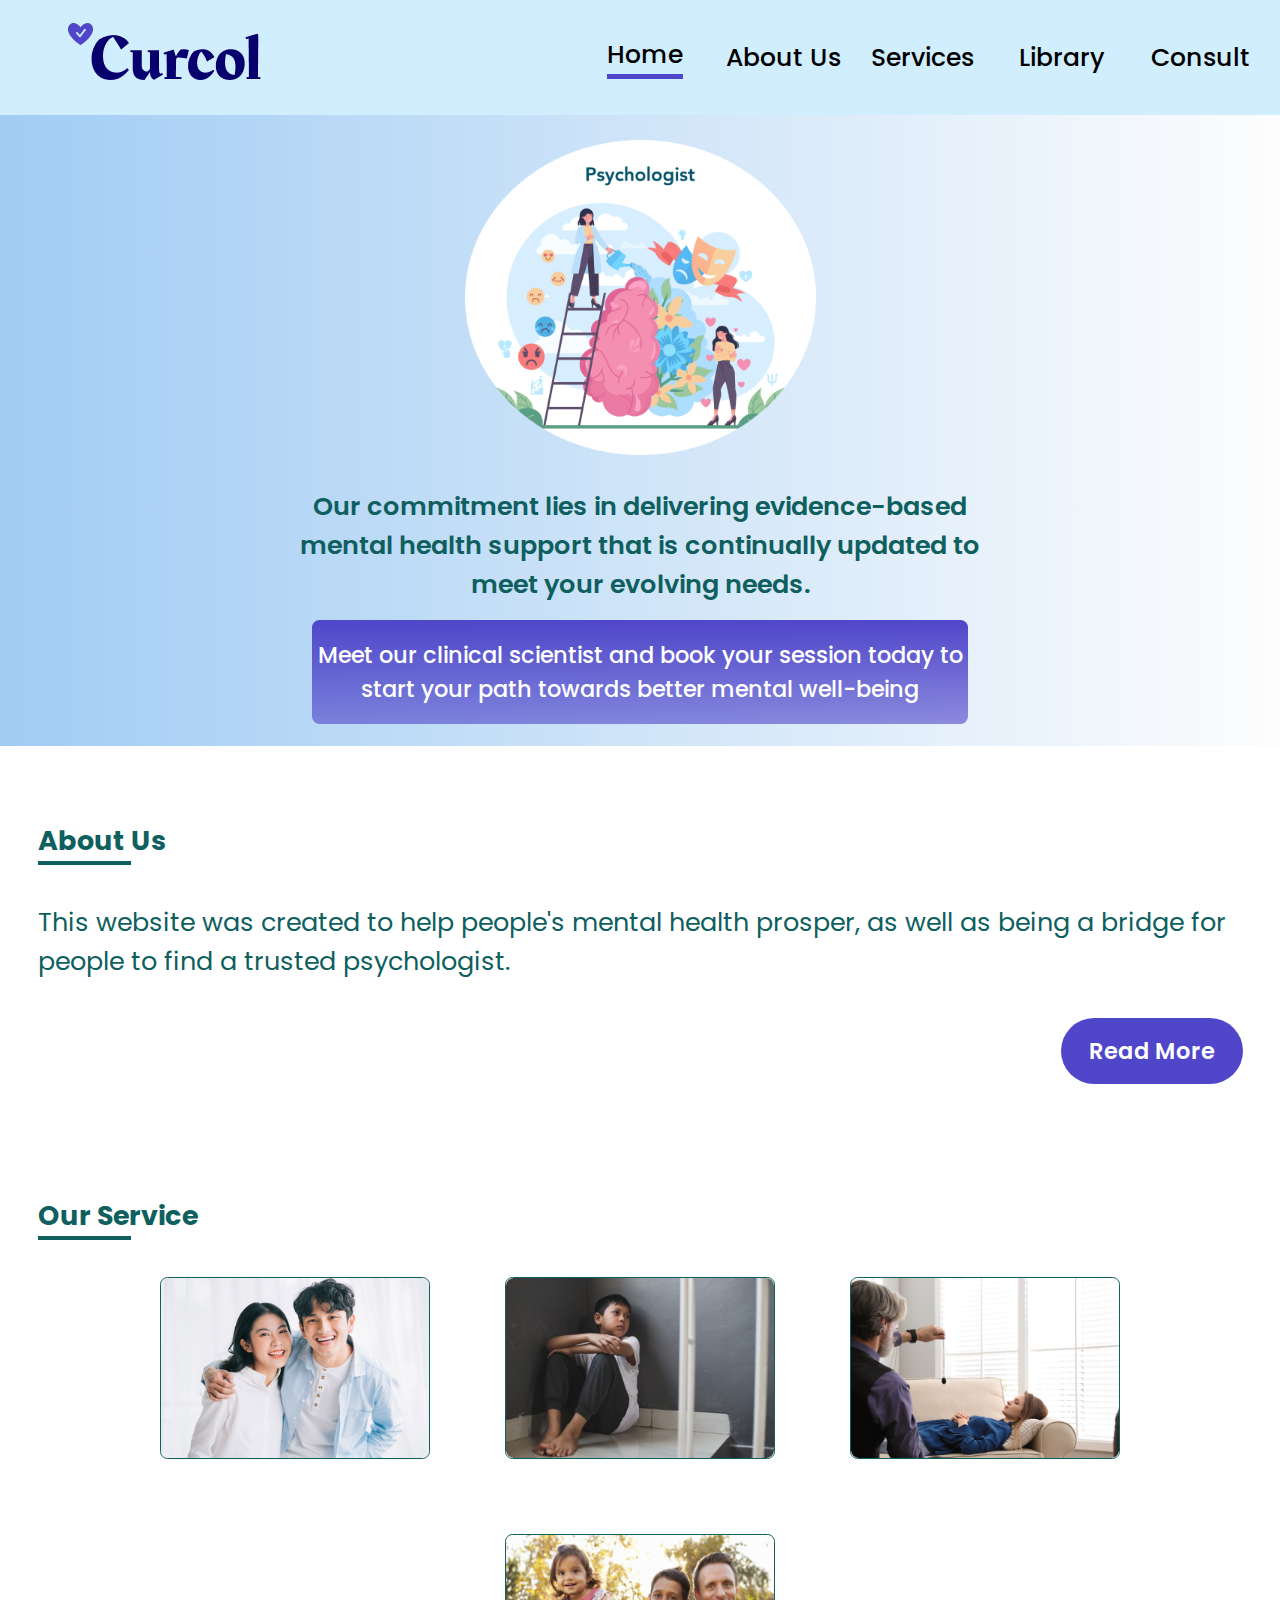
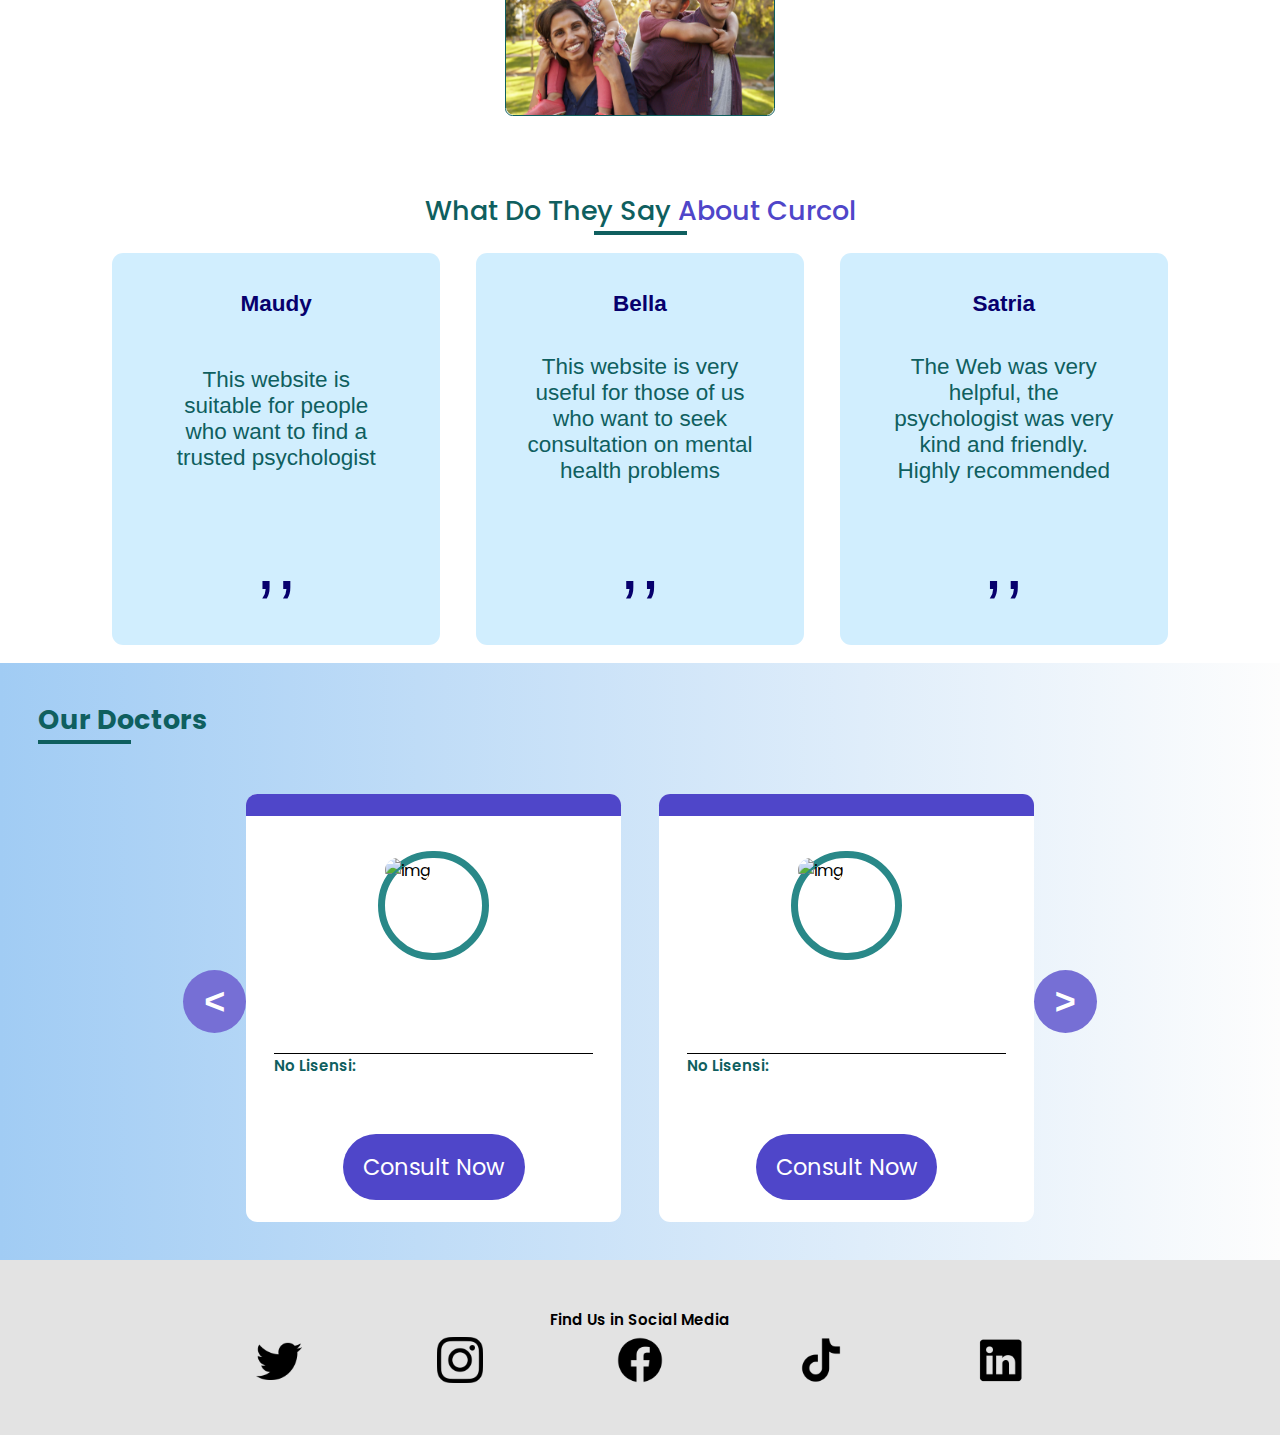
<file: index.html>
<!DOCTYPE html>
<html>

<head>
    <meta charset="utf-8">
    <meta name="viewport" content="width=device-width, initial-scale=1">
    <link rel="icon" href="./images/icon-logo.png">
    <title>Curcol</title>
    <link href="https://fonts.googleapis.com/css2?family=Poppins:ital,wght@0,100;0,200;0,300;0,400;0,500;0,600;0,700;0,800;0,900;1,100;1,200;1,300;1,400;1,500;1,600;1,700;1,800;1,900&display=swap" rel="stylesheet">
    <link rel="stylesheet" type="text/css" href="./css/navbar-style.css">
    <link rel="stylesheet" href="./css/footer-style.css">
    <link rel="stylesheet" href="./css/home-style.css">
    <link rel="stylesheet" href="https://unpkg.com/aos@next/dist/aos.css" />
</head>

<body>
    <!-- navbar -->
    <div class="navbar">
        <nav>
            <div id="logo">
                <a href="index.html"><img src="./images/logo.png"></a>
            </div>
            <ul class="menus1">
                <li id="page-current">
                    <a href="index.html">Home</a>
                    <span class="marker"></span>
                    <span id="mark-current"></span>
                </li>
                <li>
                    <a href="about-us.html">About Us</a>
                    <span class="marker"></span>
                </li>
                <li>
                    <a href="services.html">Services</a>
                    <span class="marker"></span>
                </li>
                <li>
                    <a href="library.html">Library</a>
                    <span class="marker"></span>
                </li>
                <li>
                    <a href="consult.html">Consult</a>
                    <span class="marker"></span>
                </li>
            </ul>
            <div class="burger-menu">
                <div></div>
                <div></div>
                <div></div>
            </div>
        </nav>
        <div class="menus2">
            <ul>
                <li><a href="index.html">Home</a></li>
                <li><a href="about-us.html">About Us</a></li>
                <li><a href="services.html">Services</a></li>
                <li><a href="library.html">Library</a></li>
                <li><a href="consult.html">Consult</a></li>
            </ul>
        </div>
    </div>
    <!-- content -->
    <div class="container" >
        <div class="image" data-aos="zoom-in" data-aos-easing="ease-in-back" data-aos-delay="300">
            <img src="./images/psycholgist.png" alt="Psycholgist">
        </div>
        <div class="quote">
            <blockquote>Our commitment lies in delivering evidence-based mental health support that is continually updated to meet your evolving needs.</blockquote>
        </div>
        <div class="imperative-sentences">
            <p>Meet our clinical scientist and book your session today to start your path towards better mental well-being</p>
        </div>
    </div>
    <div class="info">
        <div class="aboutUs">
            <h1 class="title">About Us</h1>
            <div class="line"></div>
            <p class="paragraph">This website was created to help people's mental health prosper, as well as being a bridge for people to find a trusted psychologist.</p>
            <a href="about-us.html">
                <p id="readMore">Read More</p>
            </a>
        </div>
        <div class="ourService">
            <h1 class="title">Our Service</h1>
            <div class="line"></div>
            <div class="images">
                <div class="img">
                    <img src="./images/image1.png">
                    <div class="hover">
                        <p>Mental Health Education</p>
                    </div>
                </div>
                <div class="img">
                    <img src="./images/image2.png">
                    <div class="hover">
                        <p>Recovery Programs</p>
                    </div>
                </div>
                <div class="img">
                    <img src="./images/image3.png">
                    <div class="hover">
                        <p>Telecounseling and Online Services</p>
                    </div>
                </div>
                <div class="img">
                    <img src="./images/image4.png" alt="image">
                    <div class="hover">
                        <p>Long-term Mental Health Care</p>
                    </div>
                </div>
            </div>
        </div>
        <div id="comments">
            <div id="title">
                <p>What Do They Say <span>About Curcol</span>
                    <p>
                        <div class="line"></div>
                    </p>
                </p>
            </div>
            <div id="container">
                <div class="comment">
                    <h1>Maudy</h1>
                    <p class="theComment">This website is suitable for people who want to find a trusted psychologist</p>
                    <p class="doubleComma">,,</p>
                </div>
                <div class="comment">
                    <h1>Bella</h1>
                    <p class="theComment">This website is very useful for those of us who want to seek consultation on mental health problems</p>
                    <p class="doubleComma">,,</p>
                </div>
                <div class="comment">
                    <h1>Satria</h1>
                    <p class="theComment">The Web was very helpful, the psychologist was very kind and friendly. Highly recommended</p>
                    <p class="doubleComma">,,</p>
                </div>
            </div>
        </div>
        <div class="ourDoctors">
            <h1 class="title">Our Doctors</h1>
            <div class="line"></div>
            <div id="doctors">
                <button id="prevButton">&lt;</button>
                <ul class="carousel" id="itemsContainer">
                    <li class="theDoctor">
                        <header></header>
                        <div class="profile">
                            <img class="doctorImage" alt="img" draggable="false">
                        </div>
                        <div class="identity">
                            <p class="name"></p>
                            <p class="job"></p>
                        </div>
                        <div class="licensi">
                            <p class="university"></p>
                            <div></div>
                            <p>No Lisensi: <span class="noLicensi"></span></p>
                        </div>
                        <a href="consult.html">
                            <div class="consult">Consult Now</div>
                        </a>
                    </li>
                    <li class="theDoctor">
                        <header></header>
                        <div class="profile">
                            <img class="doctorImage" alt="img" draggable="false">
                        </div>
                        <div class="identity">
                            <p class="name"></p>
                            <p class="job"></p>
                        </div>
                        <div class="licensi">
                            <p class="university"></p>
                            <div></div>
                            <p>No Lisensi: <span class="noLicensi"></span></p>
                        </div>
                        <a href="consult.html">
                            <div class="consult">Consult Now</div>
                        </a>
                    </li>
                    <li class="theDoctor">
                        <header></header>
                        <div class="profile">
                            <img class="doctorImage" alt="img" draggable="false">
                        </div>
                        <div class="identity">
                            <p class="name"></p>
                            <p class="job"></p>
                        </div>
                        <div class="licensi">
                            <p class="university"></p>
                            <div></div>
                            <p>No Lisensi: <span class="noLicensi"></span></p>
                        </div>
                        <a href="consult.html">
                            <div class="consult">Consult Now</div>
                        </a>
                    </li>
                    <li class="theDoctor">
                        <header></header>
                        <div class="profile">
                            <img class="doctorImage" alt="img" draggable="false">
                        </div>
                        <div class="identity">
                            <p class="name"></p>
                            <p class="job"></p>
                        </div>
                        <div class="licensi">
                            <p class="university"></p>
                            <div></div>
                            <p>No Lisensi: <span class="noLicensi"></span></p>
                        </div>
                        <a href="consult.html">
                            <div class="consult">Consult Now</div>
                        </a>
                    </li>
                </ul>
                <button id="nextButton">&gt;</button>
            </div>
            <!-- footer -->
            <div class="footer">
                <p>Find Us in Social Media</p>
                <ul>
                    <li><a href="https://twitter.com" target="blank"><img src="./images/twitter.png" alt="Twitter"></a></li>
                    <li><a href="https://instagram.com" target="blank"><img src="./images/instagram.png" alt="Instagram"></a></li>
                    <li><a href="https://facebook.com" target="blank"><img src="./images/facebook.png" alt="Facebook"></a></li>
                    <li><a href="https://tiktok.com" target="blank"><img src="./images/tiktok.png" alt="Tiktok"></a></li>
                    <li><a href="https://linkedin.com" target="blank"><img src="./images/linkedin.png" alt="Linkedin"></a></li>
                </ul>
            </div>
            <script type="text/javascript" src="./script/doctor.js"></script>
            <script type="text/javascript" src="./script/navbar.js"></script>
            <script type="text/javascript" src="./script/home.js"></script>
            <script src="https://unpkg.com/aos@next/dist/aos.js"></script>
            <script>
            AOS.init();
            </script>
</body>

</html>
</file>
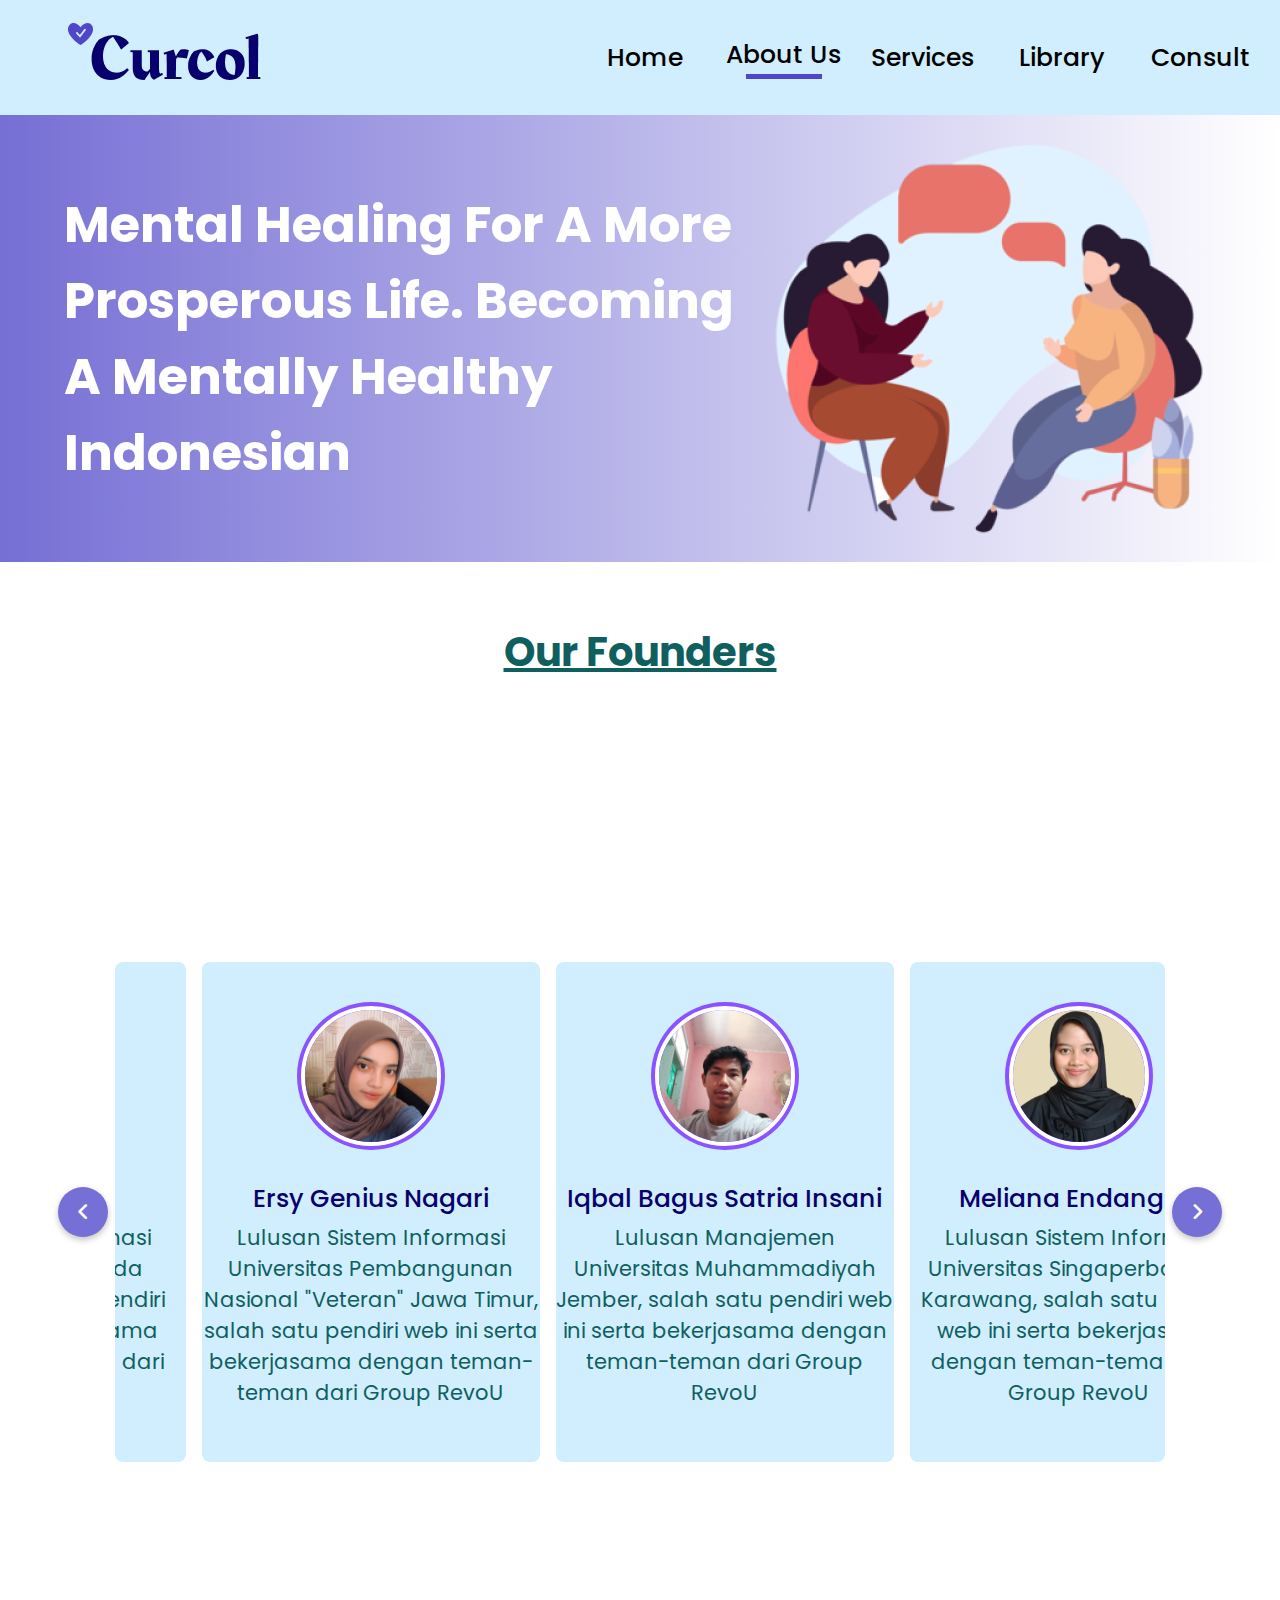
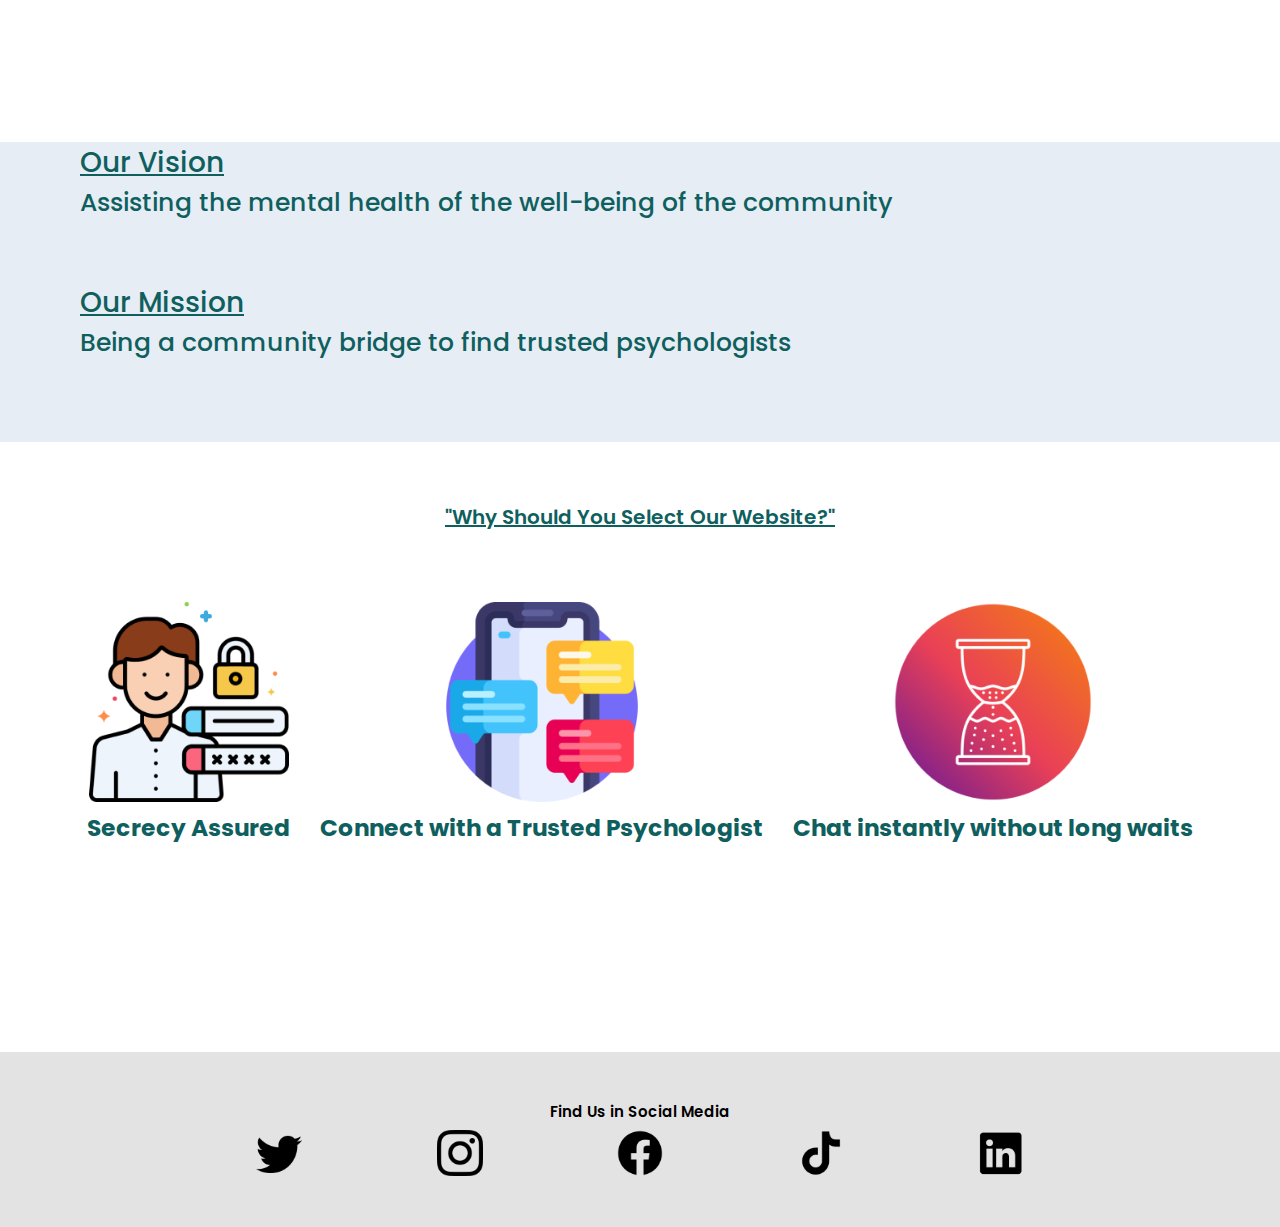
<file: about-us.html>
<!DOCTYPE html>
<html lang="en">

<head>
    <meta charset="UTF-8">
    <meta name="viewport" content="width=device-width, initial-scale=1.0">
    <title>About Us - Curcol</title>
    <link rel="icon" href="./images/icon-logo.png">
    <link rel="preconnect" href="https://fonts.googleapis.com">
    <link rel="preconnect" href="https://fonts.gstatic.com" crossorigin>
    <link href="https://fonts.googleapis.com/css2?family=Poppins:ital,wght@0,100;0,200;0,300;0,400;0,500;0,600;0,700;0,800;0,900;1,100;1,200;1,300;1,400;1,500;1,600;1,700;1,800;1,900&display=swap" rel="stylesheet">
    <link rel="stylesheet" href="https://cdnjs.cloudflare.com/ajax/libs/font-awesome/6.3.0/css/all.min.css">
    <link rel="stylesheet" type="text/css" href="./css/about-us-style.css" />
    <link rel="stylesheet" type="text/css" href="./css/navbar-style.css" />
    <link rel="stylesheet" type="text/css" href="./css/footer-style.css" />
    <link rel="stylesheet" href="https://unpkg.com/aos@next/dist/aos.css" />
</head>

<body>
    <!-- navbar -->
    <div class="navbar">
        <nav>
            <div id="logo">
                <a href="index.html"><img src="./images/logo.png"></a>
            </div>
            <ul class="menus1">
                <li>
                    <a href="index.html">Home</a>
                    <span class="marker"></span>
                </li>
                <li id="page-current">
                    <a href="about-us.html">About Us</a>
                    <span class="marker"></span>
                    <span id="mark-current"></span>
                </li>
                <li>
                    <a href="services.html">Services</a>
                    <span class="marker"></span>
                </li>
                <li>
                    <a href="library.html">Library</a>
                    <span class="marker"></span>
                </li>
                <li>
                    <a href="consult.html">Consult</a>
                    <span class="marker"></span>
                </li>
            </ul>
            <div class="burger-menu">
                <div></div>
                <div></div>
                <div></div>
            </div>
        </nav>
        <div class="menus2">
            <ul>
                <li><a href="index.html">Home</a></li>
                <li><a href="about-us.html">About Us</a></li>
                <li><a href="services.html">Services</a></li>
                <li><a href="library.html">Library</a></li>
                <li><a href="consult.html">Consult</a></li>
            </ul>
        </div>
    </div>
    <!-- end of navbar -->
    <!-- main section -->
    <section class="main-section">
        <div class="main-information">
            <h1>Mental Healing For A More Prosperous Life. Becoming A Mentally Healthy Indonesian</h1>
        </div>
        <div data-aos="fade-left" data-aos-anchor="#example-anchor" data-aos-offset="500" data-aos-duration="500">
        <div class="main-image">
            <img src="images/psychology.png">
        </div>
        </div>
    </section>
    <!-- end of main section -->
    <!-- second section -->
    <div class="title2">
        <h1>Our Founders</h1>
        <div class="line"></div>
    </div>
    <div class="container">
        <div class="wrapper">
            <i id="left" class="fa-solid fa-angle-left"></i>
            <ul class="carousel">
                <li class="card">
                    <div class="img"><img src="images/meliana.png" alt="img" draggable="false"></div>
                    <h2>Meliana Endang NL</h2>
                    <span>Lulusan Sistem Informasi Universitas Singaperbangsa Karawang, salah satu pendiri web ini serta bekerjasama dengan teman-teman dari Group RevoU</span>
                </li>
                <li class="card">
                    <div class="img"><img src="images/pais.jpg" alt="img" draggable="false"></div>
                    <h2>Muhammad Faisz Aslam</h2>
                    <span>Lulusan Teknik Informatika Universitas Malikussaleh, Aceh, salah satu pendiri web ini serta bekerjasama dengan teman-teman dari Group RevoU</span>
                </li>
                <li class="card">
                    <div class="img"><img src="images/fany.jpg" alt="img" draggable="false"></div>
                    <h2>Khofifah Dwi Fany</h2>
                    <span>Lulusan Teknik Informatika Universitas Muhammadiyah Prof.Dr.Hamka, salah satu pendiri web ini serta bekerjasama dengan teman-teman dari Group RevoU</span>
                </li>
                <li class="card">
                    <div class="img"><img src="images/mico.jpg" alt="img" draggable="false"></div>
                    <h2>Mico Snars</h2>
                    <span>Lulusan Sistem Informasi Universitas Kristen Krida Wacana, salah satu pendiri web ini serta bekerjasama dengan teman-teman dari Group RevoU</span>
                </li>
                <li class="card">
                    <div class="img"><img src="images/jeni.jpg" alt="img" draggable="false"></div>
                    <h2>Ersy Genius Nagari</h2>
                    <span>Lulusan Sistem Informasi Universitas Pembangunan Nasional "Veteran" Jawa Timur, salah satu pendiri web ini serta bekerjasama dengan teman-teman dari Group RevoU</span>
                </li>
                <li class="card">
                    <div class="img"><img src="images/iqbal.jpg" alt="img" draggable="false"></div>
                    <h2>Iqbal Bagus Satria Insani</h2>
                    <span>Lulusan Manajemen Universitas Muhammadiyah Jember, salah satu pendiri web ini serta bekerjasama dengan teman-teman dari Group RevoU</span>
                </li>
            </ul>
            <i id="right" class="fa-solid fa-angle-right"></i>
        </div>
    </div>
    <!-- end of second section -->
    <!-- third section -->
    <section class="third-section">
        <div class="visi-misi">
            <div class="child-visi-misi">
                <h2>Our Vision</h2>
                <div class="line"></div>
                <p>Assisting the mental health of the well-being of the community</p>
            </div>
            <div class="child-visi-misi">
                <h2>Our Mission</h2>
                <div class="line"></div>
                <p>Being a community bridge to find trusted psychologists</p>
            </div>
        </div>
    </section>
    <!-- end of third section -->
    <!-- fourth section -->
    <div class="title3">
        <p><span>"Why Should You</span> Select Our Website?"</p>
        <div class="line"></div>
    </div>
    <section class="fourth-section">
        <div class="reason-icon">
            <!-- R1 -->
            <div class="icons">
                <img src="images/privacy1.png" height="200px" width="200px">
                <h3>Secrecy Assured</h3>
            </div>
            <!-- R2 -->
            <div class="icons">
                <img src="images/chat1.png" height="200px" width="200px">
                <h3>Connect with a Trusted Psychologist</h3>
            </div>
            <!-- R3 -->
            <div class="icons">
                <img src="images/sand-clock1.png" height="200px" width="200px">
                <h3>Chat instantly without long waits</h3>
            </div>
        </div>
    </section>
    <!-- end of fourth section -->
    <!-- footer -->
    <div class="footer">
        <p>Find Us in Social Media</p>
        <ul>
            <li><a href="https://twitter.com" target="blank"><img src="./images/twitter.png" alt="Twitter"></a></li>
            <li><a href="https://instagram.com" target="blank"><img src="./images/instagram.png" alt="Instagram"></a></li>
            <li><a href="https://facebook.com" target="blank"><img src="./images/facebook.png" alt="Facebook"></a></li>
            <li><a href="https://tiktok.com" target="blank"><img src="./images/tiktok.png" alt="Tiktok"></a></li>
            <li><a href="https://linkedin.com" target="blank"><img src="./images/linkedin.png" alt="Linkedin"></a></li>
        </ul>
    </div>
    <script type="text/javascript" src="./script/navbar.js"></script>
    <script type="text/javascript" src="./script/about-us.js"></script>
    <script src="https://unpkg.com/aos@next/dist/aos.js"></script>
    <script>
      AOS.init();
    </script>
</body>

</html>
</file>
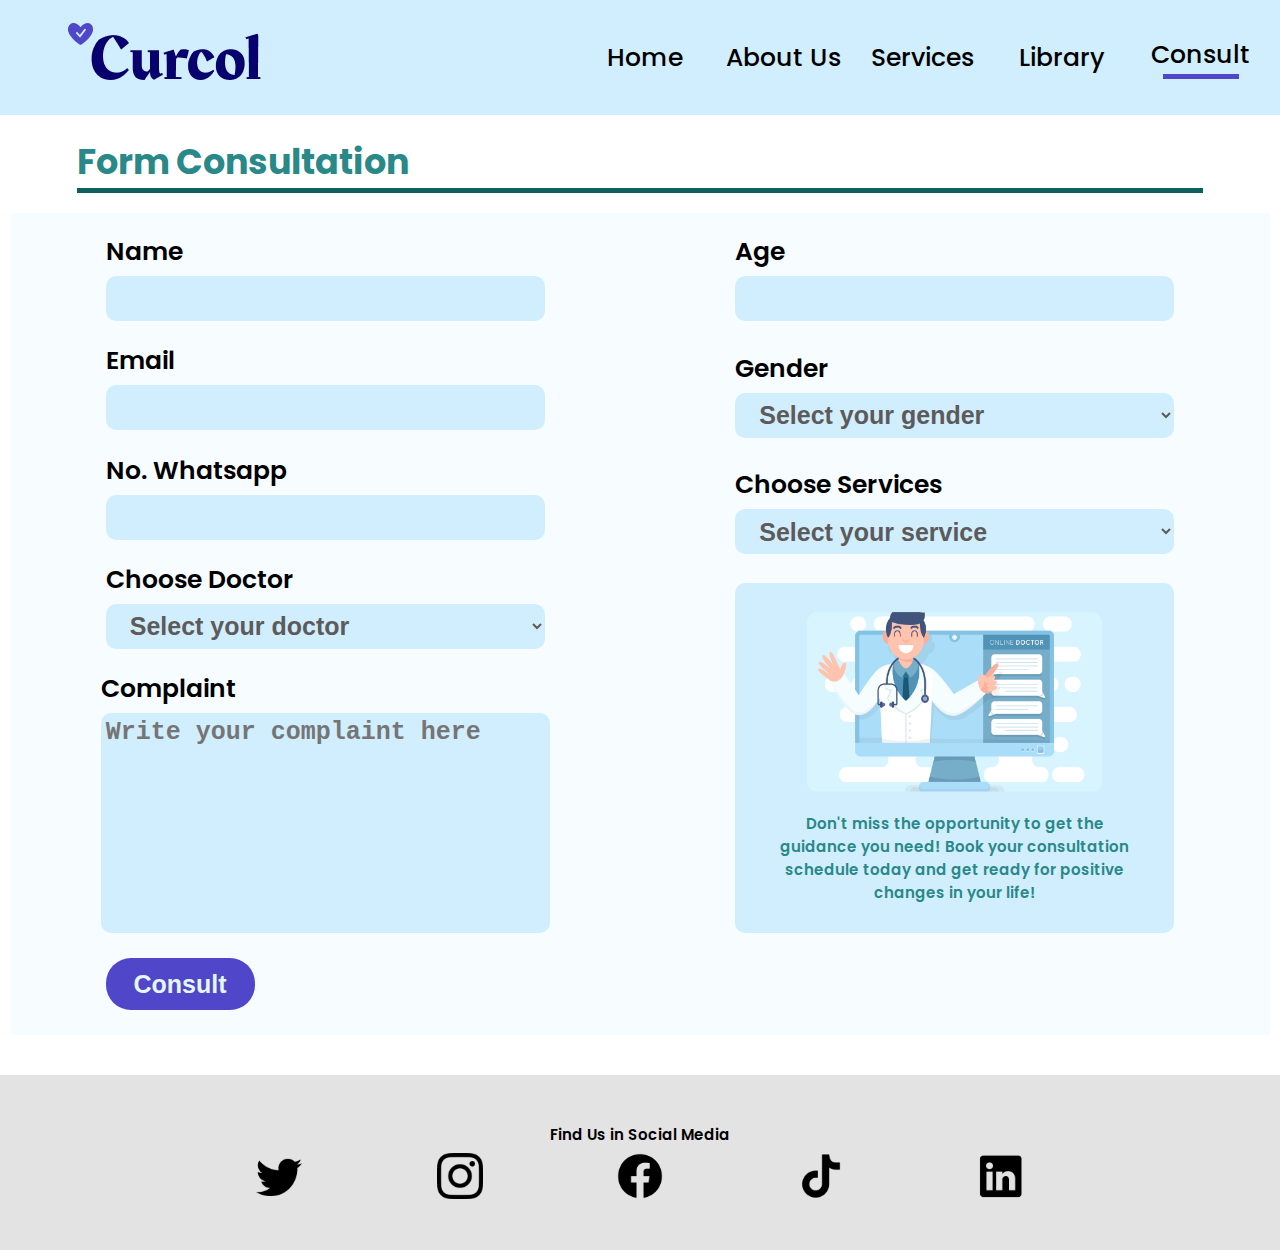
<file: consult.html>
<!DOCTYPE html>
<html>

<head>
    <meta charset="utf-8">
    <meta name="viewport" content="width=device-width, initial-scale=1">
    <title>Consult - Curcol</title>
    <link rel="icon" href="./images/icon-logo.png">
    <link href="https://fonts.googleapis.com/css2?family=Poppins:ital,wght@0,100;0,200;0,300;0,400;0,500;0,600;0,700;0,800;0,900;1,100;1,200;1,300;1,400;1,500;1,600;1,700;1,800;1,900&display=swap" rel="stylesheet">
    <link rel="stylesheet" type="text/css" href="./css/consult-style.css">
    <link rel="stylesheet" type="text/css" href="./css/navbar-style.css">
    <link rel="stylesheet" type="text/css" href="./css/footer-style.css">
</head>

<body>
    <!-- navbar -->
    <div class="navbar">
        <nav>
            <div id="logo">
                <a href="index.html"><img src="./images/logo.png"></a>
            </div>
            <ul class="menus1">
                <li>
                    <a href="index.html">Home</a>
                    <span class="marker"></span>
                </li>
                <li>
                    <a href="about-us.html">About Us</a>
                    <span class="marker"></span>
                </li>
                <li>
                    <a href="services.html">Services</a>
                    <span class="marker"></span>
                </li>
                <li>
                    <a href="library.html">Library</a>
                    <span class="marker"></span>
                </li>
                <li id="page-current">
                    <a href="consult.html">Consult</a>
                    <span class="marker"></span>
                    <span id="mark-current"></span>
                </li>
            </ul>
            <div class="burger-menu">
                <div></div>
                <div></div>
                <div></div>
            </div>
        </nav>
        <div class="menus2">
            <ul>
                <li><a href="index.html">Home</a></li>
                <li><a href="about-us.html">About Us</a></li>
                <li><a href="services.html">Services</a></li>
                <li><a href="library.html">Library</a></li>
                <li><a href="consult.html">Consult</a></li>
            </ul>
        </div>
    </div>
    <!-- content -->
    <div class="content">
        <div class="head">
            <h1>Form Consultation</h1>
            <div class="head-line"></div>
        </div>
        <form id="myForm">
            <div class="form-box">
                <div class="form-left">
                    <div class="name">
                        <label>Name</label>
                        <input type="text" id="name" name="name" required>
                    </div>
                    <div class="email">
                        <label>Email</label>
                        <input type="email" id="email" name="email" required>
                    </div>
                    <div class="no-wa">
                        <label>No. Whatsapp</label>
                        <input type="text" id="noWA" name="noWhatsapp" pattern="[0-9]*" minlength="11" maxlength="13" title="just numbers, 11-13 characters" required>
                    </div>
                    <div class="doctor">
                        <label for="doctor">Choose Doctor</label>
                        <select id="doctor" name="doctor" required>
                            <option disabled selected value="">Select your doctor</option>
                            <option value="Shania Adelia Yuniar, M.Psi">Shania Adelia Yuniar, M.Psi</option>
                            <option value="Danny Wajendra, S.Psi., M.Psi.">Danny Wajendra, S.Psi., M.Psi.</option>
                            <option value="Vanya Oktaviani, S.Psi">Vanya Oktaviani, S.Psi</option>
                            <option value="Alina Amanda Hardiansyah M.Psi">Alina Amanda Hardiansyah M.Psi</option>
                        </select>
                    </div>
                    <div class="complaint">
                        <label>Complaint</label>
                        <textarea id="complaint" name="complaint" rows="4" cols="50" placeholder="Write your complaint here"></textarea>
                    </div>
                </div>
                <div class="form-right">
                    <div class="age">
                        <label>Age</label>
                        <input type="text" id="age" name="age" pattern="[0-9]*" title="just numbers" required>
                    </div>
                    <div class="gender">
                        <label>Gender</label>
                        <select id="gender" name="gender" required>
                            <option disabled selected value="">Select your gender</option>
                            <option value="Male">Male</option>
                            <option value="Female">Female</option>
                        </select>
                    </div>
                    <div class="choose-services">
                        <label>Choose Services</label>
                        <select id="service" name="service" required>
                            <option disabled selected value="">Select your service</option>
                            <option value="Remote Consultation">Remote Consultation</option>
                            <option value="Online Therapy">Online Therapy</option>
                            <option value="Mentalhealth Programs">Mentalhealth Programs</option>
                        </select>
                    </div>
                    <div class="description">
                        <img src="./images/consult2.png">
                        <p>Don't miss the opportunity to get the guidance you need! Book your consultation schedule today and get ready for positive changes in your life!</p>
                    </div>
                </div>
            </div>
            <div class="submit">
                <button type="submit">Consult</button>
            </div>
        </form>
    </div>
    <div class="footer">
        <p>Find Us in Social Media</p>
        <ul>
            <li><a href="https://twitter.com" target="blank"><img src="./images/twitter.png" alt="Twitter"></a></li>
            <li><a href="https://instagram.com" target="blank"><img src="./images/instagram.png" alt="Instagram"></a></li>
            <li><a href="https://facebook.com" target="blank"><img src="./images/facebook.png" alt="Facebook"></a></li>
            <li><a href="https://tiktok.com" target="blank"><img src="./images/tiktok.png" alt="Tiktok"></a></li>
            <li><a href="https://linkedin.com" target="blank"><img src="./images/linkedin.png" alt="Linkedin"></a></li>
        </ul>
    </div>
    <script type="text/javascript" src="./script/post-pasien.js"></script>
    <script type="text/javascript" src="./script/navbar.js"></script>
</body>

</html>
</file>
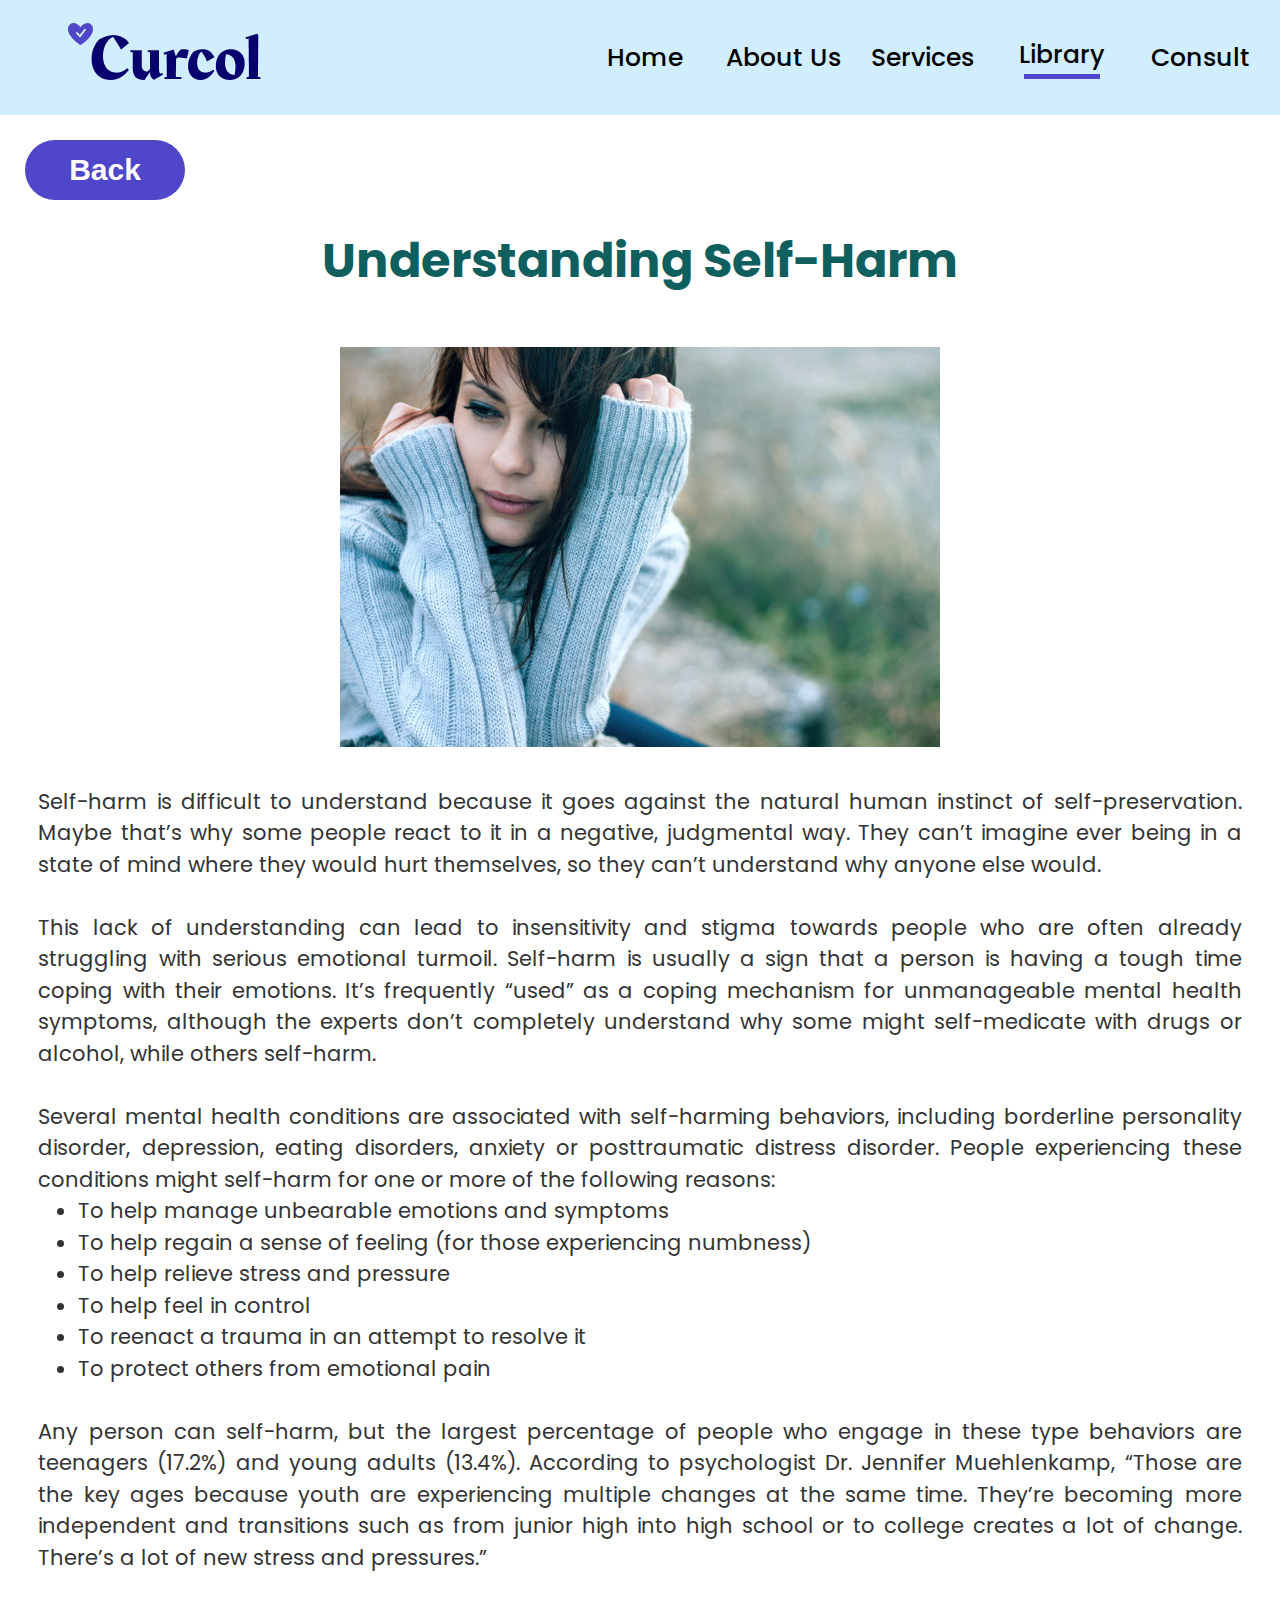
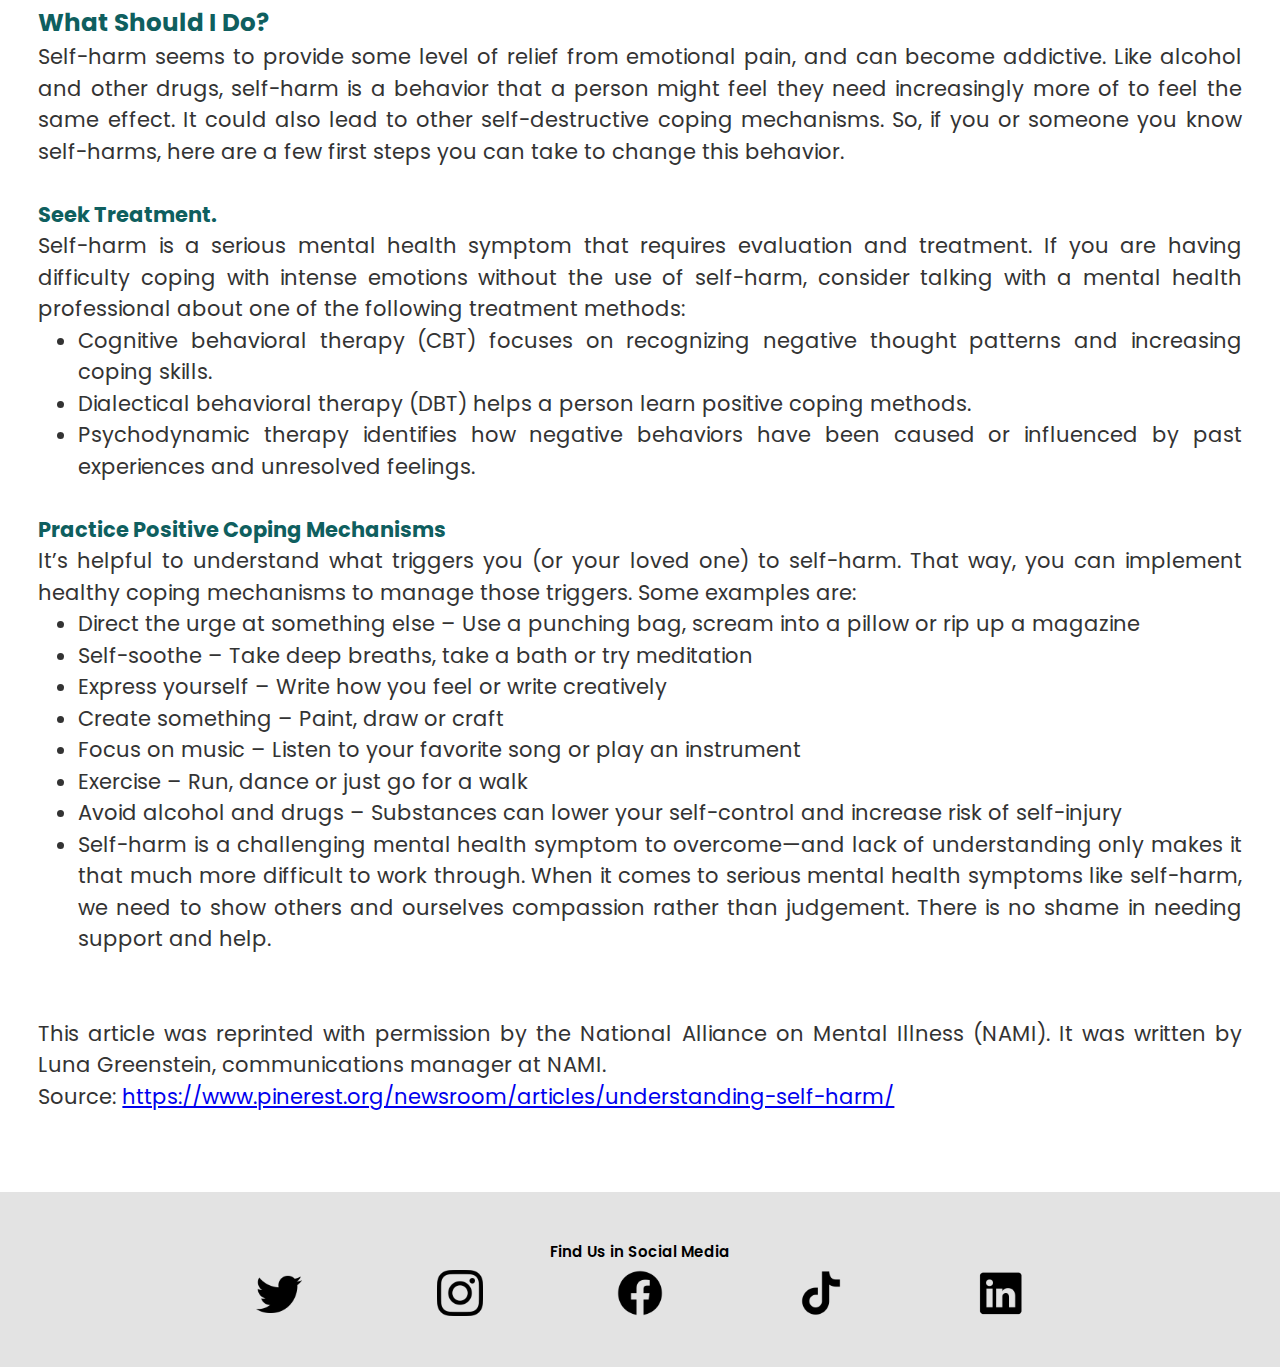
<file: library-article-1.html>
<!DOCTYPE html>
<html lang="en">

<head>
    <meta charset="utf-8" />
    <meta name="viewport" content="width=device-width, initial-scale=1" />
    <link href="https://fonts.googleapis.com/css2?family=Poppins:ital,wght@0,100;0,200;0,300;0,400;0,500;0,600;0,700;0,800;0,900;1,100;1,200;1,300;1,400;1,500;1,600;1,700;1,800;1,900&display=swap" rel="stylesheet">
    <title>Article - Curcol</title>
    <link rel="icon" href="./images/icon-logo.png">
    <link rel="stylesheet" type="text/css" href="./css/navbar-style.css" />
    <link rel="stylesheet" href="./css/footer-style.css">
    <link rel="stylesheet" type="text/css" href="./css/library-article-style.css" />
</head>

<body>
    <div class="navbar">
        <nav>
            <div id="logo">
                <a href="index.html"><img src="./images/logo.png"></a>
            </div>
            <ul class="menus1">
                <li>
                    <a href="index.html">Home</a>
                    <span class="marker"></span>
                </li>
                <li>
                    <a href="about-us.html">About Us</a>
                    <span class="marker"></span>
                </li>
                <li>
                    <a href="services.html">Services</a>
                    <span class="marker"></span>
                </li>
                <li id="page-current">
                    <a href="library.html">Library</a>
                    <span class="marker"></span>
                    <span id="mark-current"></span>
                </li>
                <li>
                    <a href="consult.html">Consult</a>
                    <span class="marker"></span>
                </li>
            </ul>
            <div class="burger-menu">
                <div></div>
                <div></div>
                <div></div>
            </div>
        </nav>
        <div class="menus2">
            <ul>
                <li><a href="index.html">Home</a></li>
                <li><a href="about-us.html">About Us</a></li>
                <li><a href="services.html">Services</a></li>
                <li><a href="library.html">Library</a></li>
                <li><a href="consult.html">Consult</a></li>
            </ul>
        </div>
    </div>
    <div class="back-button">
        <a href="library.html">
            <button>Back</button>
        </a>
    </div>
    <main>
        <section class="main">
            <div class="container">
                <article class="article">
                    <div class="article-title">
                        <h1>Understanding Self-Harm</h1>
                    </div>
                    <div class="article-content">
                        <div class="article-content-image">
                            <img src="./images/self-harm.jpg" alt="library" />
                        </div>
                        <div class="article-content-text">
                            <p>Self-harm is difficult to understand because it goes against the natural human instinct
                                of self-preservation. Maybe that’s why some people react to it in a negative, judgmental
                                way. They can’t imagine ever being in a state of mind where they would hurt themselves,
                                so they can’t understand why anyone else would.
                                <br><br>
                                This lack of understanding can lead to insensitivity and stigma towards people who are
                                often already struggling with serious emotional turmoil. Self-harm is usually a sign
                                that a person is having a tough time coping with their emotions. It’s frequently “used”
                                as a coping mechanism for unmanageable mental health symptoms, although the experts
                                don’t completely understand why some might self-medicate with drugs or alcohol, while
                                others self-harm.
                                <br><br>
                                Several mental health conditions are associated with self-harming behaviors, including
                                borderline personality disorder, depression, eating disorders, anxiety or posttraumatic
                                distress disorder. People experiencing these conditions might self-harm for one or more
                                of the following reasons:
                                <ul>
                                    <li>To help manage unbearable emotions and symptoms</li>
                                    <li>To help regain a sense of feeling (for those experiencing numbness)</li>
                                    <li>To help relieve stress and pressure</li>
                                    <li>To help feel in control</li>
                                    <li>To reenact a trauma in an attempt to resolve it</li>
                                    <li>To protect others from emotional pain</li>
                                </ul>
                                <br>
                                Any person can self-harm, but the largest percentage of people who engage in these type
                                behaviors are teenagers (17.2%) and young adults (13.4%). According to psychologist Dr.
                                Jennifer Muehlenkamp, “Those are the key ages because youth are experiencing multiple
                                changes at the same time. They’re becoming more independent and transitions such as from
                                junior high into high school or to college creates a lot of change. There’s a lot of new
                                stress and pressures.”
                                <br><br>
                                <h3>What Should I Do?</h3>
                                Self-harm seems to provide some level of relief from emotional pain, and can become
                                addictive. Like alcohol and other drugs, self-harm is a behavior that a person might feel
                                they need increasingly more of to feel the same effect. It could also lead to other
                                self-destructive coping mechanisms. So, if you or someone you know self-harms, here are a
                                few first steps you can take to change this behavior.
                                <br><br>
                                <h4>Seek Treatment.</h4>
                                Self-harm is a serious mental health symptom that requires evaluation and treatment. If you
                                are having difficulty coping with intense emotions without the use of self-harm, consider
                                talking with a mental health professional about one of the following treatment methods:
                                <ul>
                                    <li>Cognitive behavioral therapy (CBT) focuses on recognizing negative thought patterns
                                        and increasing coping skills.</li>
                                    <li>Dialectical behavioral therapy (DBT) helps a person learn positive coping methods.
                                    </li>
                                    <li>Psychodynamic therapy identifies how negative behaviors have been caused or
                                        influenced by past experiences and unresolved feelings.</li>
                                </ul>
                                <br>
                                <h4>Practice Positive Coping Mechanisms</h4>
                                It’s helpful to understand what triggers you (or your loved one) to self-harm. That way, you
                                can implement healthy coping mechanisms to manage those triggers. Some examples are:
                                <ul>
                                    <li>Direct the urge at something else – Use a punching bag, scream into a pillow or rip
                                        up a magazine</li>
                                    <li>
                                        Self-soothe – Take deep breaths, take a bath or try meditation
                                    </li>
                                    <li> Express yourself – Write how you feel or write creatively
                                    </li>
                                    <li> Create something – Paint, draw or craft
                                    </li>
                                    <li> Focus on music – Listen to your favorite song or play an instrument
                                    </li>
                                    <li> Exercise – Run, dance or just go for a walk
                                    </li>
                                    <li> Avoid alcohol and drugs – Substances can lower your self-control and increase risk
                                        of self-injury
                                    </li>
                                    <li> Self-harm is a challenging mental health symptom to overcome—and lack of
                                        understanding only makes it that much more difficult to work through. When it comes
                                        to serious mental health symptoms like self-harm, we need to show others and
                                        ourselves compassion rather than judgement. There is no shame in needing support and
                                        help.
                                    </li>
                                </ul>
                                <br><br>
                                This article was reprinted with permission by the National Alliance on Mental Illness
                                (NAMI). It was written by Luna Greenstein, communications manager at NAMI.
                                <br>
                                <source>Source: <a href=" https://www.pinerest.org/newsroom/articles/understanding-self-harm/" target="_blank"> https://www.pinerest.org/newsroom/articles/understanding-self-harm/
                                </a></source>
                            </p>
                        </div>
                    </div>
                </article>
            </div>
        </section>
    </main>
    <div class="footer">
        <p>Find Us in Social Media</p>
        <ul>
            <li><a href="https://twitter.com" target="blank"><img src="./images/twitter.png" alt="Twitter"></a></li>
            <li><a href="https://instagram.com" target="blank"><img src="./images/instagram.png" alt="Instagram"></a></li>
            <li><a href="https://facebook.com" target="blank"><img src="./images/facebook.png" alt="Facebook"></a></li>
            <li><a href="https://tiktok.com" target="blank"><img src="./images/tiktok.png" alt="Tiktok"></a></li>
            <li><a href="https://linkedin.com" target="blank"><img src="./images/linkedin.png" alt="Linkedin"></a></li>
        </ul>
    </div>
    <script type="text/javascript" src="./script/navbar.js"></script>
</body>

</html>
</file>
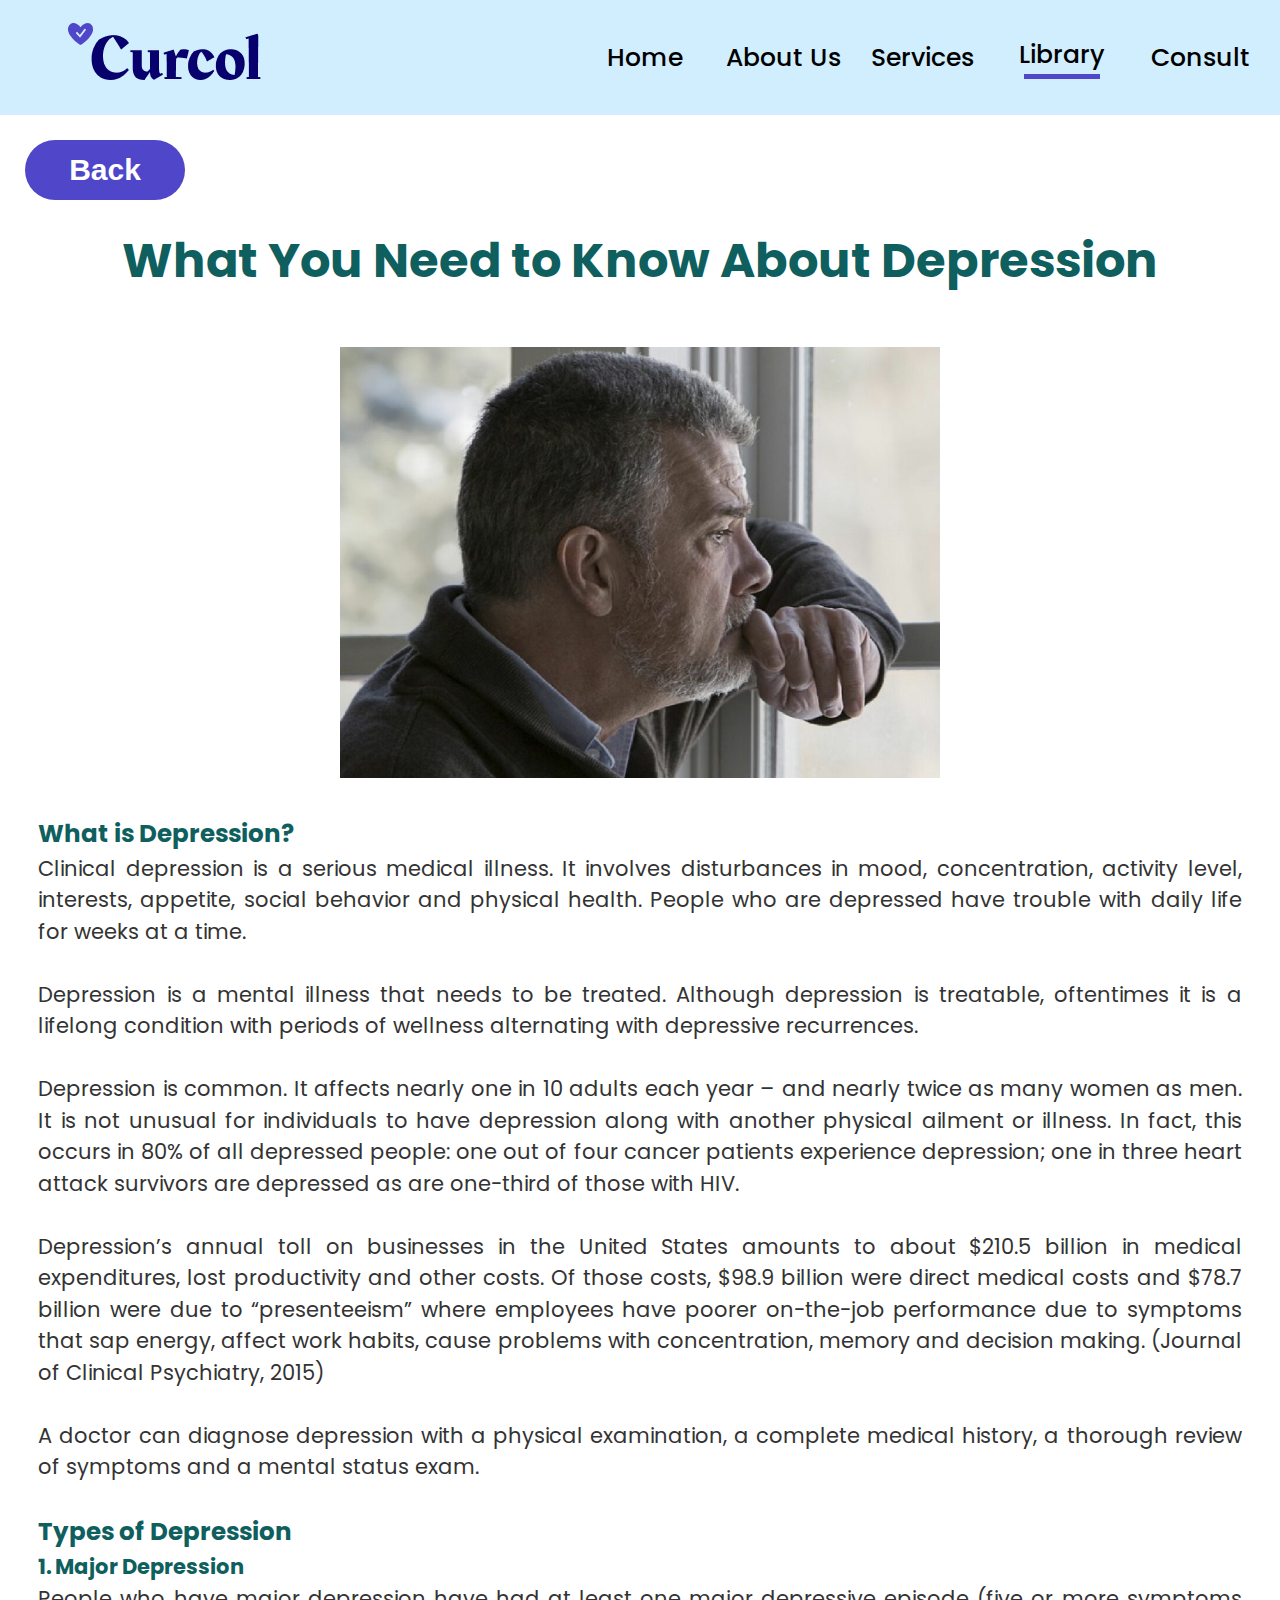
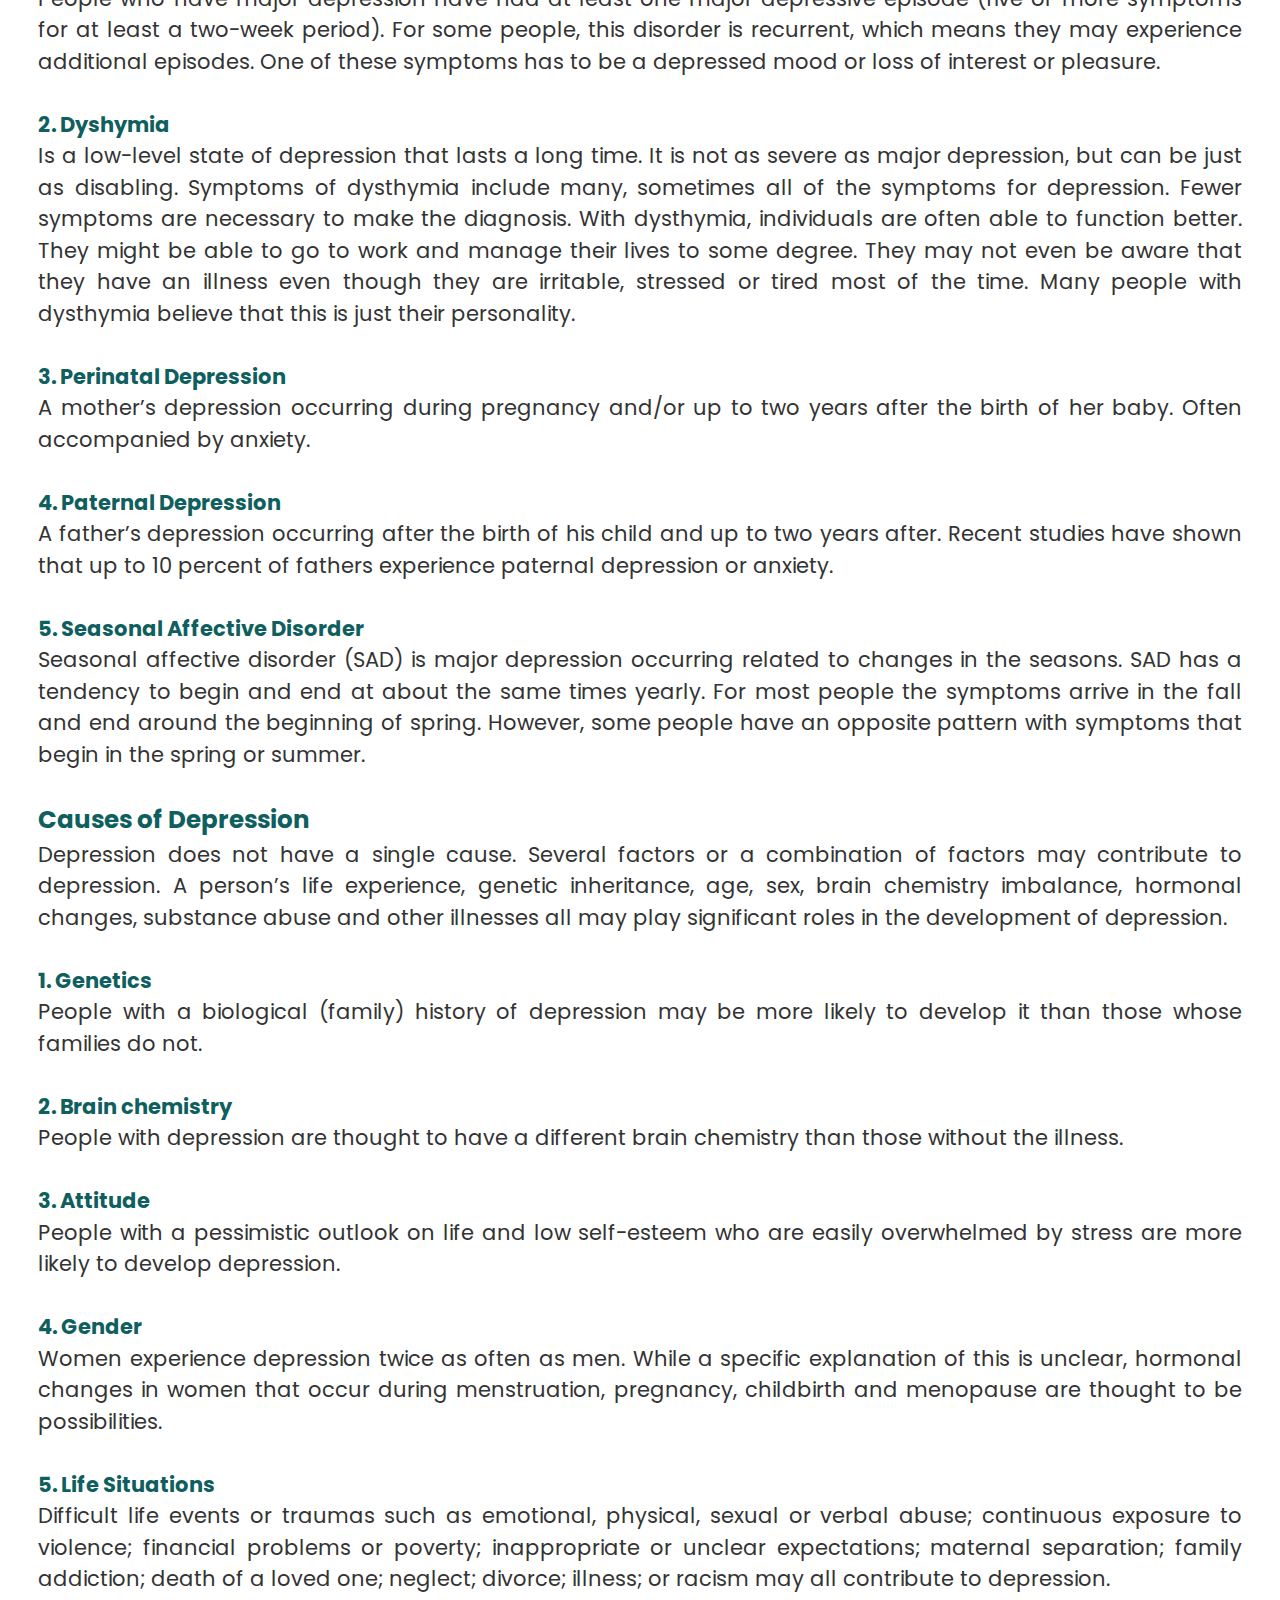
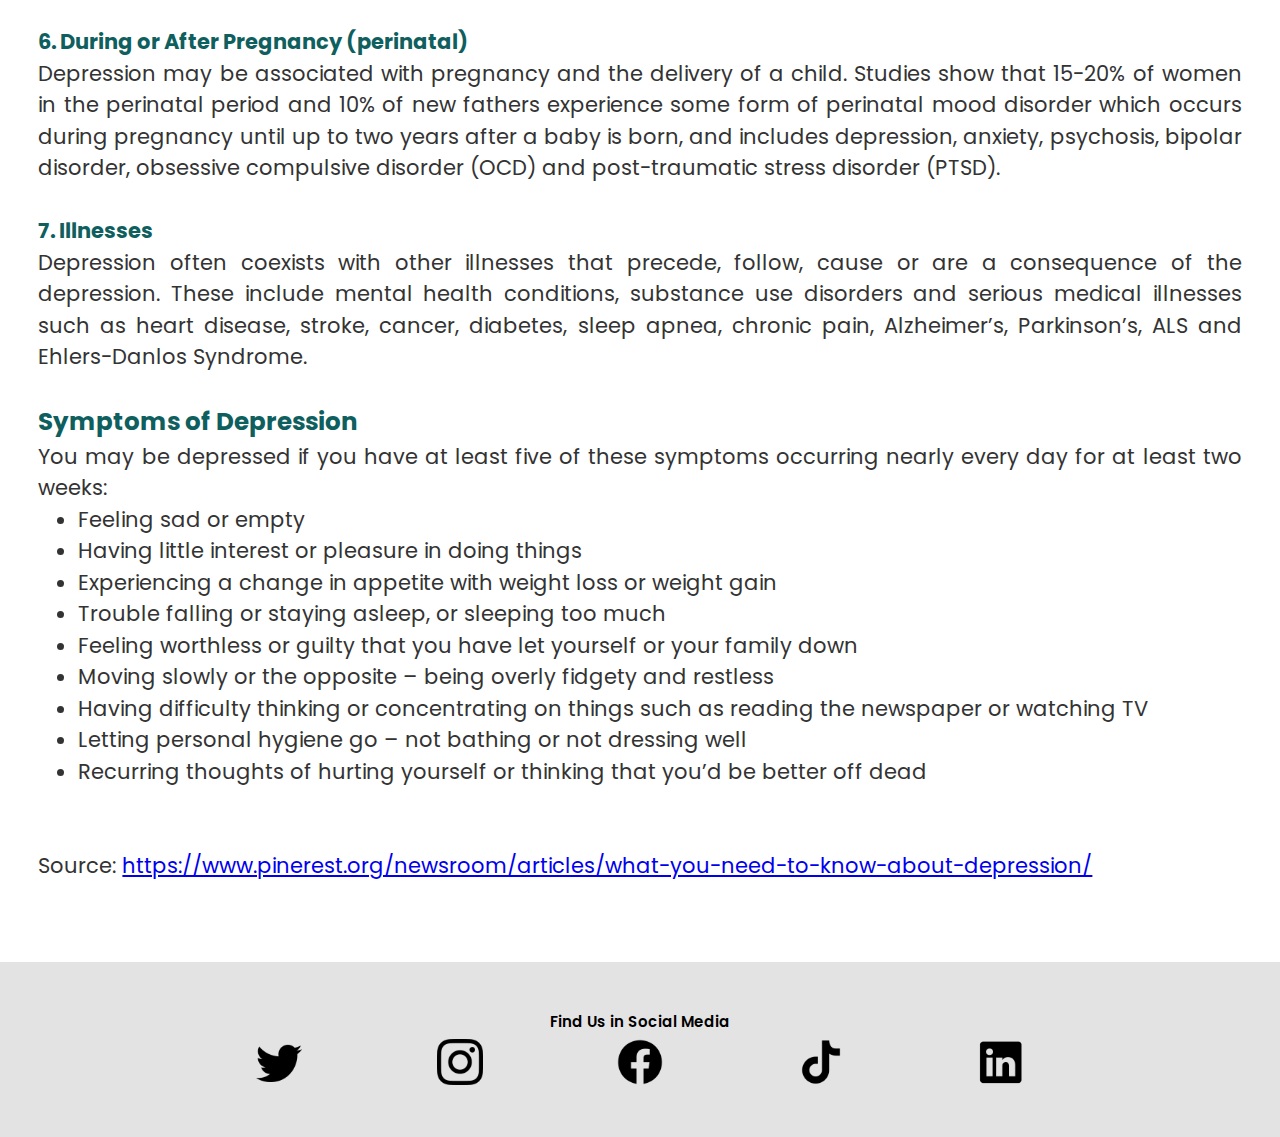
<file: library-article-2.html>
<!DOCTYPE html>
<html lang="en">

<head>
    <meta charset="utf-8" />
    <meta name="viewport" content="width=device-width, initial-scale=1" />
    <title>Article - Curcol</title>
    <link rel="icon" href="./images/icon-logo.png">
    <link href="https://fonts.googleapis.com/css2?family=Poppins:ital,wght@0,100;0,200;0,300;0,400;0,500;0,600;0,700;0,800;0,900;1,100;1,200;1,300;1,400;1,500;1,600;1,700;1,800;1,900&display=swap" rel="stylesheet">
    <link rel="stylesheet" type="text/css" href="./css/navbar-style.css" />
    <link rel="stylesheet" href="./css/footer-style.css">
    <link rel="stylesheet" type="text/css" href="./css/library-article-style.css" />
</head>

<body>
    <div class="navbar">
        <nav>
            <div id="logo">
                <a href="index.html"><img src="./images/logo.png"></a>
            </div>
            <ul class="menus1">
                <li>
                    <a href="index.html">Home</a>
                    <span class="marker"></span>
                </li>
                <li>
                    <a href="about-us.html">About Us</a>
                    <span class="marker"></span>
                </li>
                <li>
                    <a href="services.html">Services</a>
                    <span class="marker"></span>
                </li>
                <li id="page-current">
                    <a href="library.html">Library</a>
                    <span class="marker"></span>
                    <span id="mark-current"></span>
                </li>
                <li>
                    <a href="consult.html">Consult</a>
                    <span class="marker"></span>
                </li>
            </ul>
            <div class="burger-menu">
                <div></div>
                <div></div>
                <div></div>
            </div>
        </nav>
        <div class="menus2">
            <ul>
                <li><a href="index.html">Home</a></li>
                <li><a href="about-us.html">About Us</a></li>
                <li><a href="services.html">Services</a></li>
                <li><a href="library.html">Library</a></li>
                <li><a href="consult.html">Consult</a></li>
            </ul>
        </div>
    </div>
    <div class="back-button">
        <a href="library.html">
            <button>Back</button>
        </a>
    </div>
    <main>
        <section class="main">
            <div class="container">
                <article class="article">
                    <div class="article-title">
                        <h1>What You Need to Know About Depression</h1>
                    </div>
                    <div class="article-content">
                        <div class="article-content-image">
                            <img src="./images/depression.jpg" alt="library" />
                        </div>
                        <div class="article-content-text">
                            <p>
                                <h3>What is Depression?</h3>
                                Clinical depression is a serious medical illness. It involves disturbances in mood,
                                concentration, activity level, interests, appetite, social behavior and physical health.
                                People who are depressed have trouble with daily life for weeks at a time.
                                <br><br>
                                Depression is a mental illness that needs to be treated. Although depression is treatable,
                                oftentimes it is a lifelong condition with periods of wellness alternating with depressive
                                recurrences.
                                <br><br>
                                Depression is common. It affects nearly one in 10 adults each year – and nearly twice as
                                many women as men. It is not unusual for individuals to have depression along with another
                                physical ailment or illness. In fact, this occurs in 80% of all depressed people: one out of
                                four cancer patients experience depression; one in three heart attack survivors are
                                depressed as are one-third of those with HIV.
                                <br><br>
                                Depression’s annual toll on businesses in the United States amounts to about $210.5 billion
                                in medical expenditures, lost productivity and other costs. Of those costs, $98.9 billion
                                were direct medical costs and $78.7 billion were due to “presenteeism” where employees have
                                poorer on-the-job performance due to symptoms that sap energy, affect work habits, cause
                                problems with concentration, memory and decision making. (Journal of Clinical Psychiatry,
                                2015)
                                <br><br>
                                A doctor can diagnose depression with a physical examination, a complete medical history, a
                                thorough review of symptoms and a mental status exam.
                                <br><br>
                                <h3>Types of Depression</h3>
                                <h4>1. Major Depression</h4>
                                People who have major depression have had at least one major depressive episode (five or
                                more symptoms for at least a two-week period). For some people, this disorder is recurrent,
                                which means they may experience additional episodes. One of these symptoms has to be a
                                depressed mood or loss of interest or pleasure.
                                <br><br>
                                <h4>2. Dyshymia</h4>
                                Is a low-level state of depression that lasts a long time. It is not as severe as major
                                depression, but can be just as disabling. Symptoms of dysthymia include many, sometimes all
                                of the symptoms for depression. Fewer symptoms are necessary to make the diagnosis. With
                                dysthymia, individuals are often able to function better. They might be able to go to work
                                and manage their lives to some degree. They may not even be aware that they have an illness
                                even though they are irritable, stressed or tired most of the time. Many people with
                                dysthymia believe that this is just their personality.
                                <br><br>
                                <h4>3. Perinatal Depression</h4>
                                A mother’s depression occurring during pregnancy and/or up to two years after the birth of
                                her baby. Often accompanied by anxiety.
                                <br><br>
                                <h4>4. Paternal Depression</h4>
                                A father’s depression occurring after the birth of his child and up to two years after.
                                Recent studies have shown that up to 10 percent of fathers experience paternal depression or
                                anxiety.
                                <br><br>
                                <h4>5. Seasonal Affective Disorder</h4>
                                Seasonal affective disorder (SAD) is major depression occurring related to changes in the
                                seasons. SAD has a tendency to begin and end at about the same times yearly. For most people
                                the symptoms arrive in the fall and end around the beginning of spring. However, some people
                                have an opposite pattern with symptoms that begin in the spring or summer.
                                <br><br>
                                <h3>Causes of Depression</h3>
                                Depression does not have a single cause. Several factors or a combination of factors may
                                contribute to depression. A person’s life experience, genetic inheritance, age, sex, brain
                                chemistry imbalance, hormonal changes, substance abuse and other illnesses all may play
                                significant roles in the development of depression.
                                <br><br>
                                <h4>1. Genetics</h4>
                                People with a biological (family) history of depression may be more likely to develop it
                                than those whose families do not.
                                <br><br>
                                <h4>2. Brain chemistry</h4>
                                People with depression are thought to have a different brain chemistry than those without
                                the illness.
                                <br><br>
                                <h4>3. Attitude</h4>
                                People with a pessimistic outlook on life and low self-esteem who are easily overwhelmed by
                                stress are more likely to develop depression.
                                <br><br>
                                <h4>4. Gender</h4>
                                Women experience depression twice as often as men. While a specific explanation of this is
                                unclear, hormonal changes in women that occur during menstruation, pregnancy, childbirth and
                                menopause are thought to be possibilities.
                                <br><br>
                                <h4>5. Life Situations</h4>
                                Difficult life events or traumas such as emotional, physical, sexual or verbal abuse;
                                continuous exposure to violence; financial problems or poverty; inappropriate or unclear
                                expectations; maternal separation; family addiction; death of a loved one; neglect; divorce;
                                illness; or racism may all contribute to depression.
                                <br><br>
                                <h4>6. During or After Pregnancy (perinatal)</h4>
                                Depression may be associated with pregnancy and the delivery of a child. Studies show that
                                15-20% of women in the perinatal period and 10% of new fathers experience some form of
                                perinatal mood disorder which occurs during pregnancy until up to two years after a baby is
                                born, and includes depression, anxiety, psychosis, bipolar disorder, obsessive compulsive
                                disorder (OCD) and post-traumatic stress disorder (PTSD).
                                <br><br>
                                <h4>7. Illnesses</h4>
                                Depression often coexists with other illnesses that precede, follow, cause or are a
                                consequence of the depression. These include mental health conditions, substance use
                                disorders and serious medical illnesses such as heart disease, stroke, cancer, diabetes,
                                sleep apnea, chronic pain, Alzheimer’s, Parkinson’s, ALS and Ehlers-Danlos Syndrome.
                                <br><br>
                                <h3>Symptoms of Depression</h3>
                                You may be depressed if you have at least five of these symptoms occurring nearly every day
                                for at least two weeks:
                                <br>
                                <ul>
                                    <li>Feeling sad or empty</li>
                                    <li>Having little interest or pleasure in doing things</li>
                                    <li>Experiencing a change in appetite with weight loss or weight gain</li>
                                    <li>Trouble falling or staying asleep, or sleeping too much</li>
                                    <li>
                                        Feeling worthless or guilty that you have let yourself or your family down
                                    </li>
                                    <li>Moving slowly or the opposite – being overly fidgety and restless
                                    </li>
                                    <li>Having difficulty thinking or concentrating on things such as reading the newspaper
                                        or watching TV
                                    </li>
                                    <li>Letting personal hygiene go – not bathing or not dressing well
                                    </li>
                                    <li>Recurring thoughts of hurting yourself or thinking that you’d be better off dead
                                    </li>
                                </ul>
                                <br><br>
                                <source>Source: <a href="https://www.pinerest.org/newsroom/articles/what-you-need-to-know-about-depression/" target="_blank">https://www.pinerest.org/newsroom/articles/what-you-need-to-know-about-depression/</a>
                                </source>
                            </p>
                        </div>
                    </div>
                </article>
            </div>
        </section>
    </main>
    <div class="footer">
        <p>Find Us in Social Media</p>
        <ul>
            <li><a href="https://twitter.com" target="blank"><img src="./images/twitter.png" alt="Twitter"></a></li>
            <li><a href="https://instagram.com" target="blank"><img src="./images/instagram.png" alt="Instagram"></a></li>
            <li><a href="https://facebook.com" target="blank"><img src="./images/facebook.png" alt="Facebook"></a></li>
            <li><a href="https://tiktok.com" target="blank"><img src="./images/tiktok.png" alt="Tiktok"></a></li>
            <li><a href="https://linkedin.com" target="blank"><img src="./images/linkedin.png" alt="Linkedin"></a></li>
        </ul>
    </div>
    <script type="text/javascript" src="./script/navbar.js"></script>
</body>

</html>
</file>
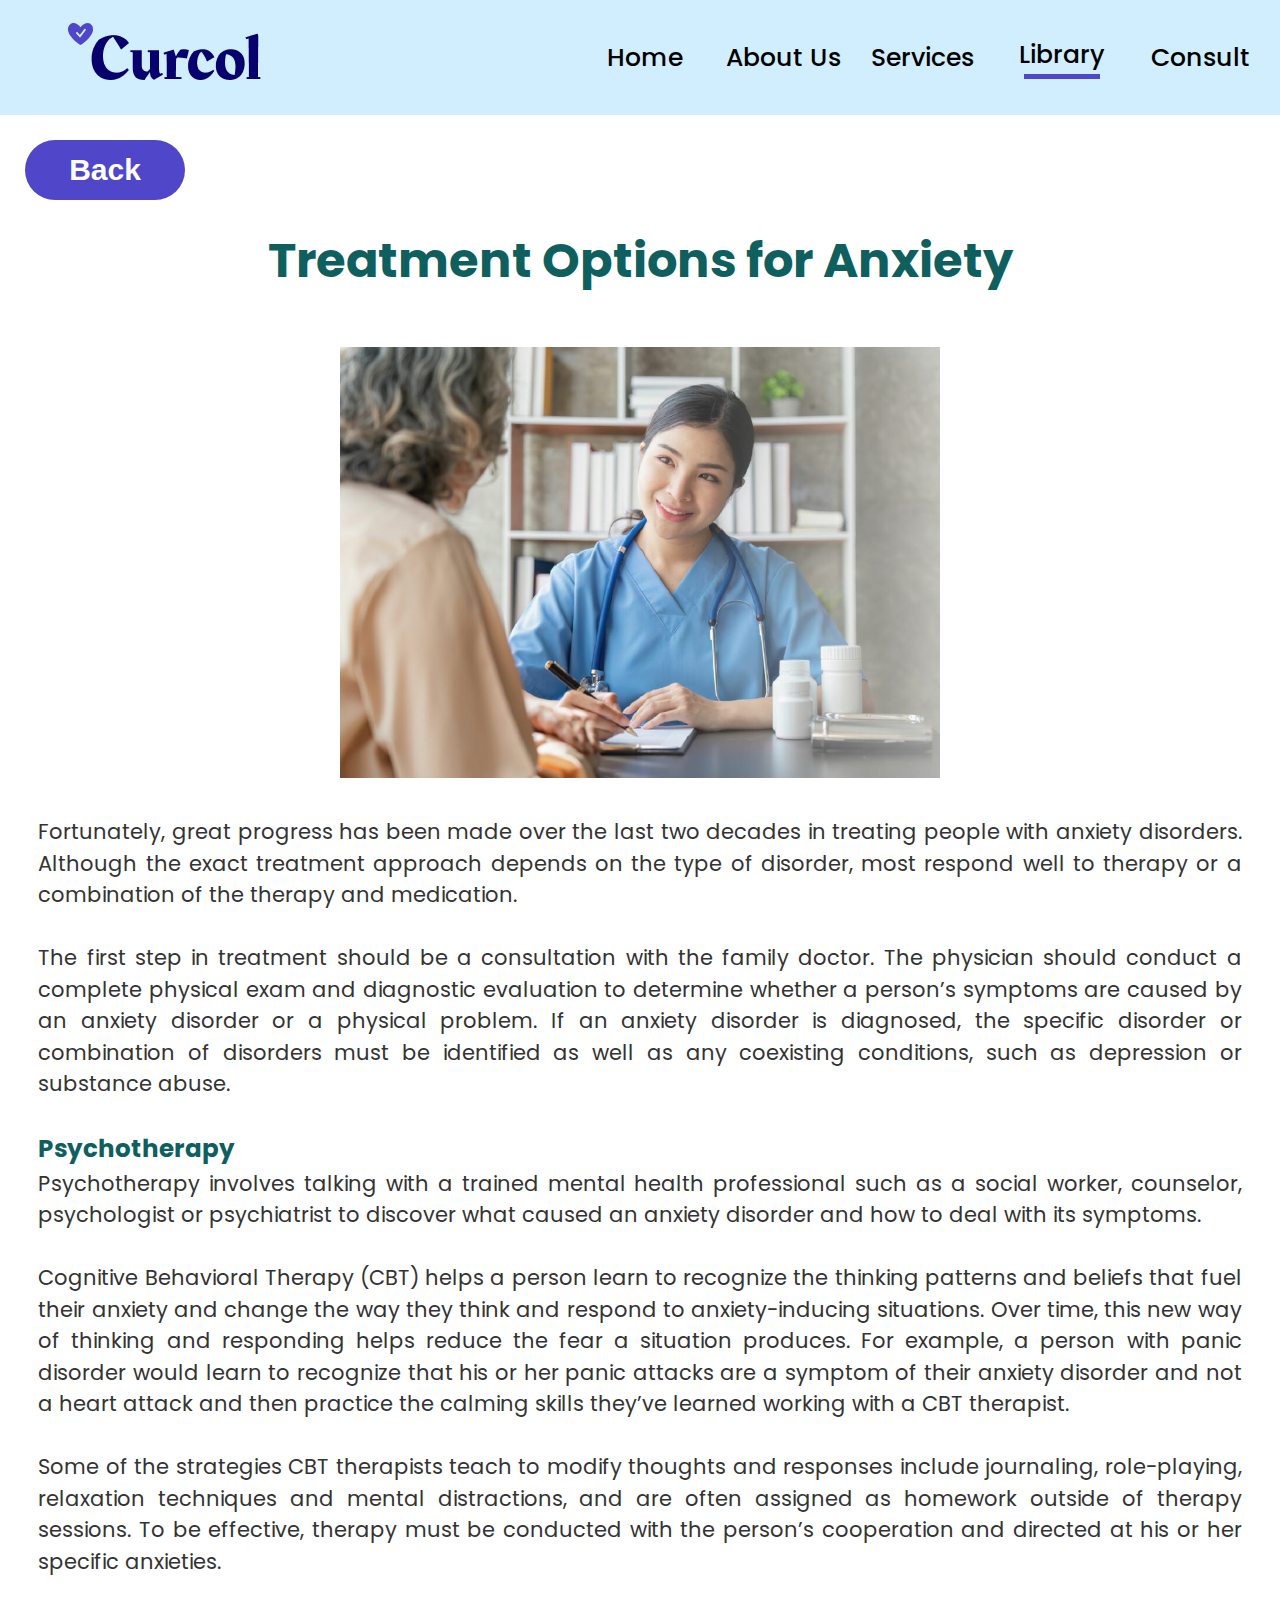
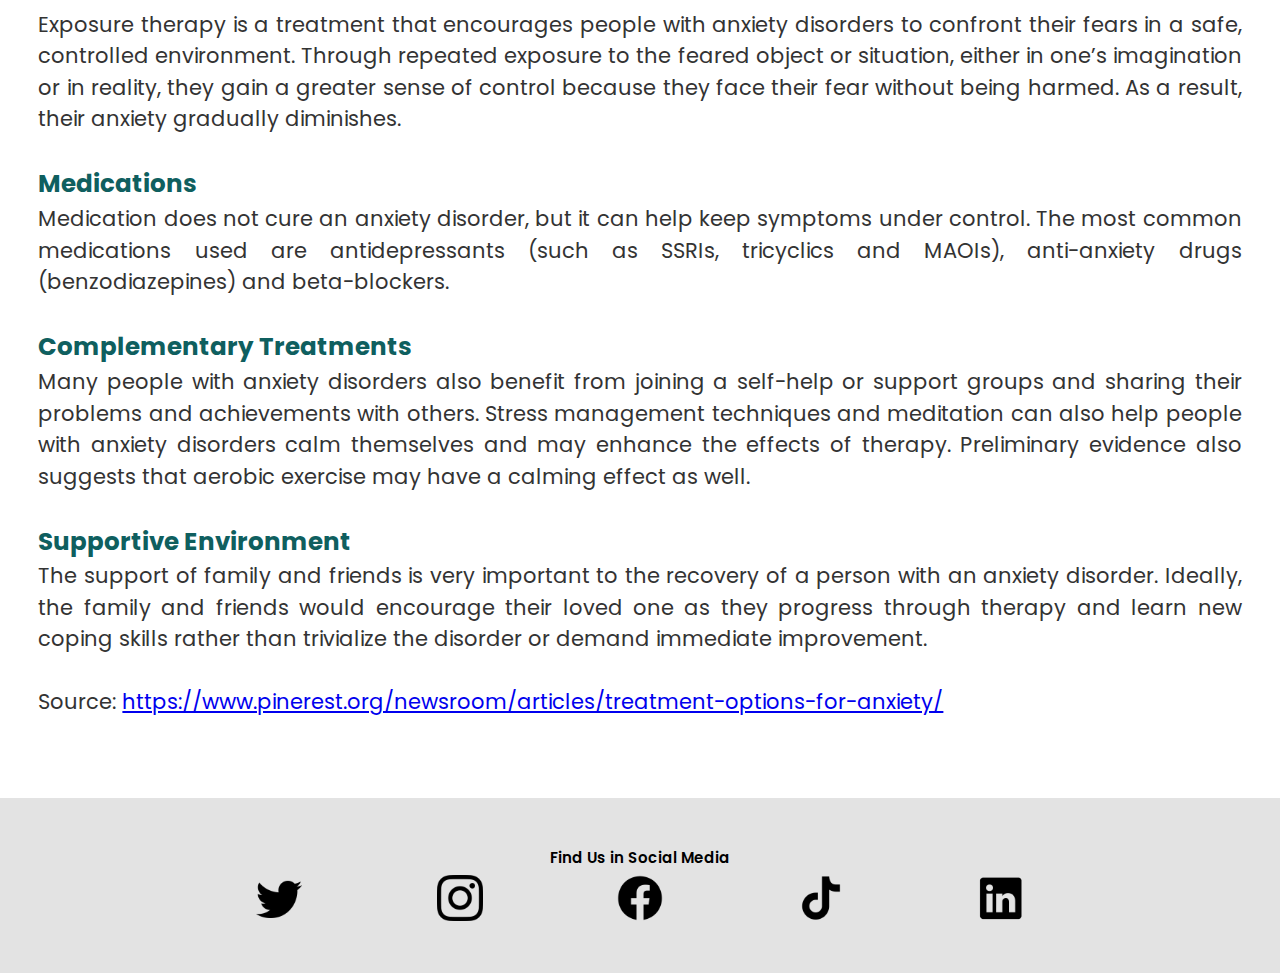
<file: library-article-3.html>
<!DOCTYPE html>
<html lang="en">

<head>
    <meta charset="utf-8" />
    <meta name="viewport" content="width=device-width, initial-scale=1" />
    <title>Article - Curcol</title>
    <link rel="icon" href="./images/icon-logo.png">
    <link href="https://fonts.googleapis.com/css2?family=Poppins:ital,wght@0,100;0,200;0,300;0,400;0,500;0,600;0,700;0,800;0,900;1,100;1,200;1,300;1,400;1,500;1,600;1,700;1,800;1,900&display=swap" rel="stylesheet">
    <link rel="stylesheet" type="text/css" href="./css/navbar-style.css" />
    <link rel="stylesheet" href="./css/footer-style.css">
    <link rel="stylesheet" type="text/css" href="./css/library-article-style.css" />
</head>

<body>
    <div class="navbar">
        <nav>
            <div id="logo">
                <a href="index.html"><img src="./images/logo.png"></a>
            </div>
            <ul class="menus1">
                <li>
                    <a href="index.html">Home</a>
                    <span class="marker"></span>
                </li>
                <li>
                    <a href="about-us.html">About Us</a>
                    <span class="marker"></span>
                </li>
                <li>
                    <a href="services.html">Services</a>
                    <span class="marker"></span>
                </li>
                <li id="page-current">
                    <a href="library.html">Library</a>
                    <span class="marker"></span>
                    <span id="mark-current"></span>
                </li>
                <li>
                    <a href="consult.html">Consult</a>
                    <span class="marker"></span>
                </li>
            </ul>
            <div class="burger-menu">
                <div></div>
                <div></div>
                <div></div>
            </div>
        </nav>
        <div class="menus2">
            <ul>
                <li><a href="index.html">Home</a></li>
                <li><a href="about-us.html">About Us</a></li>
                <li><a href="services.html">Services</a></li>
                <li><a href="library.html">Library</a></li>
                <li><a href="consult.html">Consult</a></li>
            </ul>
        </div>
    </div>
    <div class="back-button">
        <a href="library.html">
            <button>Back</button>
        </a>
    </div>
    <main>
        <section class="main">
            <div class="container">
                <article class="article">
                    <div class="article-title">
                        <h1>Treatment Options for Anxiety</h1>
                    </div>
                    <div class="article-content">
                        <div class="article-content-image">
                            <img src="./images/medical-care.jpg" alt="library" />
                        </div>
                        <div class="article-content-text">
                            <p>
                                Fortunately, great progress has been made over the last two decades in treating people with anxiety disorders. Although the exact treatment approach depends on the type of disorder, most respond well to therapy or a combination of the therapy and medication.
                                <br><br>
                                The first step in treatment should be a consultation with the family doctor. The physician should conduct a complete physical exam and diagnostic evaluation to determine whether a person’s symptoms are caused by an anxiety disorder or a physical problem. If an anxiety disorder is diagnosed, the specific disorder or combination of disorders must be identified as well as any coexisting conditions, such as depression or substance abuse.
                                <br><br>
                                <h3>Psychotherapy</h3>
                                Psychotherapy involves talking with a trained mental health professional such as a social worker, counselor, psychologist or psychiatrist to discover what caused an anxiety disorder and how to deal with its symptoms.
                                <br><br>
                                Cognitive Behavioral Therapy (CBT) helps a person learn to recognize the thinking patterns and beliefs that fuel their anxiety and change the way they think and respond to anxiety-inducing situations. Over time, this new way of thinking and responding helps reduce the fear a situation produces. For example, a person with panic disorder would learn to recognize that his or her panic attacks are a symptom of their anxiety disorder and not a heart attack and then practice the calming skills they’ve learned working with a CBT therapist.
                                <br><br>
                                Some of the strategies CBT therapists teach to modify thoughts and responses include journaling, role-playing, relaxation techniques and mental distractions, and are often assigned as homework outside of therapy sessions. To be effective, therapy must be conducted with the person’s cooperation and directed at his or her specific anxieties.
                                <br><br>
                                Exposure therapy is a treatment that encourages people with anxiety disorders to confront their fears in a safe, controlled environment. Through repeated exposure to the feared object or situation, either in one’s imagination or in reality, they gain a greater sense of control because they face their fear without being harmed. As a result, their anxiety gradually diminishes.
                                <br><br>
                                <h3>Medications</h3>
                                Medication does not cure an anxiety disorder, but it can help keep symptoms under control. The most common medications used are antidepressants (such as SSRIs, tricyclics and MAOIs), anti-anxiety drugs (benzodiazepines) and beta-blockers.
                                <br><br>
                                <h3>Complementary Treatments</h3>
                                Many people with anxiety disorders also benefit from joining a self-help or support groups and sharing their problems and achievements with others. Stress management techniques and meditation can also help people with anxiety disorders calm themselves and may enhance the effects of therapy. Preliminary evidence also suggests that aerobic exercise may have a calming effect as well.
                                <br><br>
                                <h3>Supportive Environment</h3>
                                The support of family and friends is very important to the recovery of a person with an anxiety disorder. Ideally, the family and friends would encourage their loved one as they progress through therapy and learn new coping skills rather than trivialize the disorder or demand immediate improvement.
                                <br><br>
                                <source>Source: <a href="https://www.pinerest.org/newsroom/articles/treatment-options-for-anxiety/" target="_blank">https://www.pinerest.org/newsroom/articles/treatment-options-for-anxiety/</a>
                                </source>
                            </p>
                        </div>
                    </div>
                </article>
            </div>
        </section>
    </main>
    <div class="footer">
        <p>Find Us in Social Media</p>
        <ul>
            <li><a href="https://twitter.com" target="blank"><img src="./images/twitter.png" alt="Twitter"></a></li>
            <li><a href="https://instagram.com" target="blank"><img src="./images/instagram.png" alt="Instagram"></a></li>
            <li><a href="https://facebook.com" target="blank"><img src="./images/facebook.png" alt="Facebook"></a></li>
            <li><a href="https://tiktok.com" target="blank"><img src="./images/tiktok.png" alt="Tiktok"></a></li>
            <li><a href="https://linkedin.com" target="blank"><img src="./images/linkedin.png" alt="Linkedin"></a></li>
        </ul>
    </div>
    <script type="text/javascript" src="./script/navbar.js"></script>
</body>

</html>
</file>
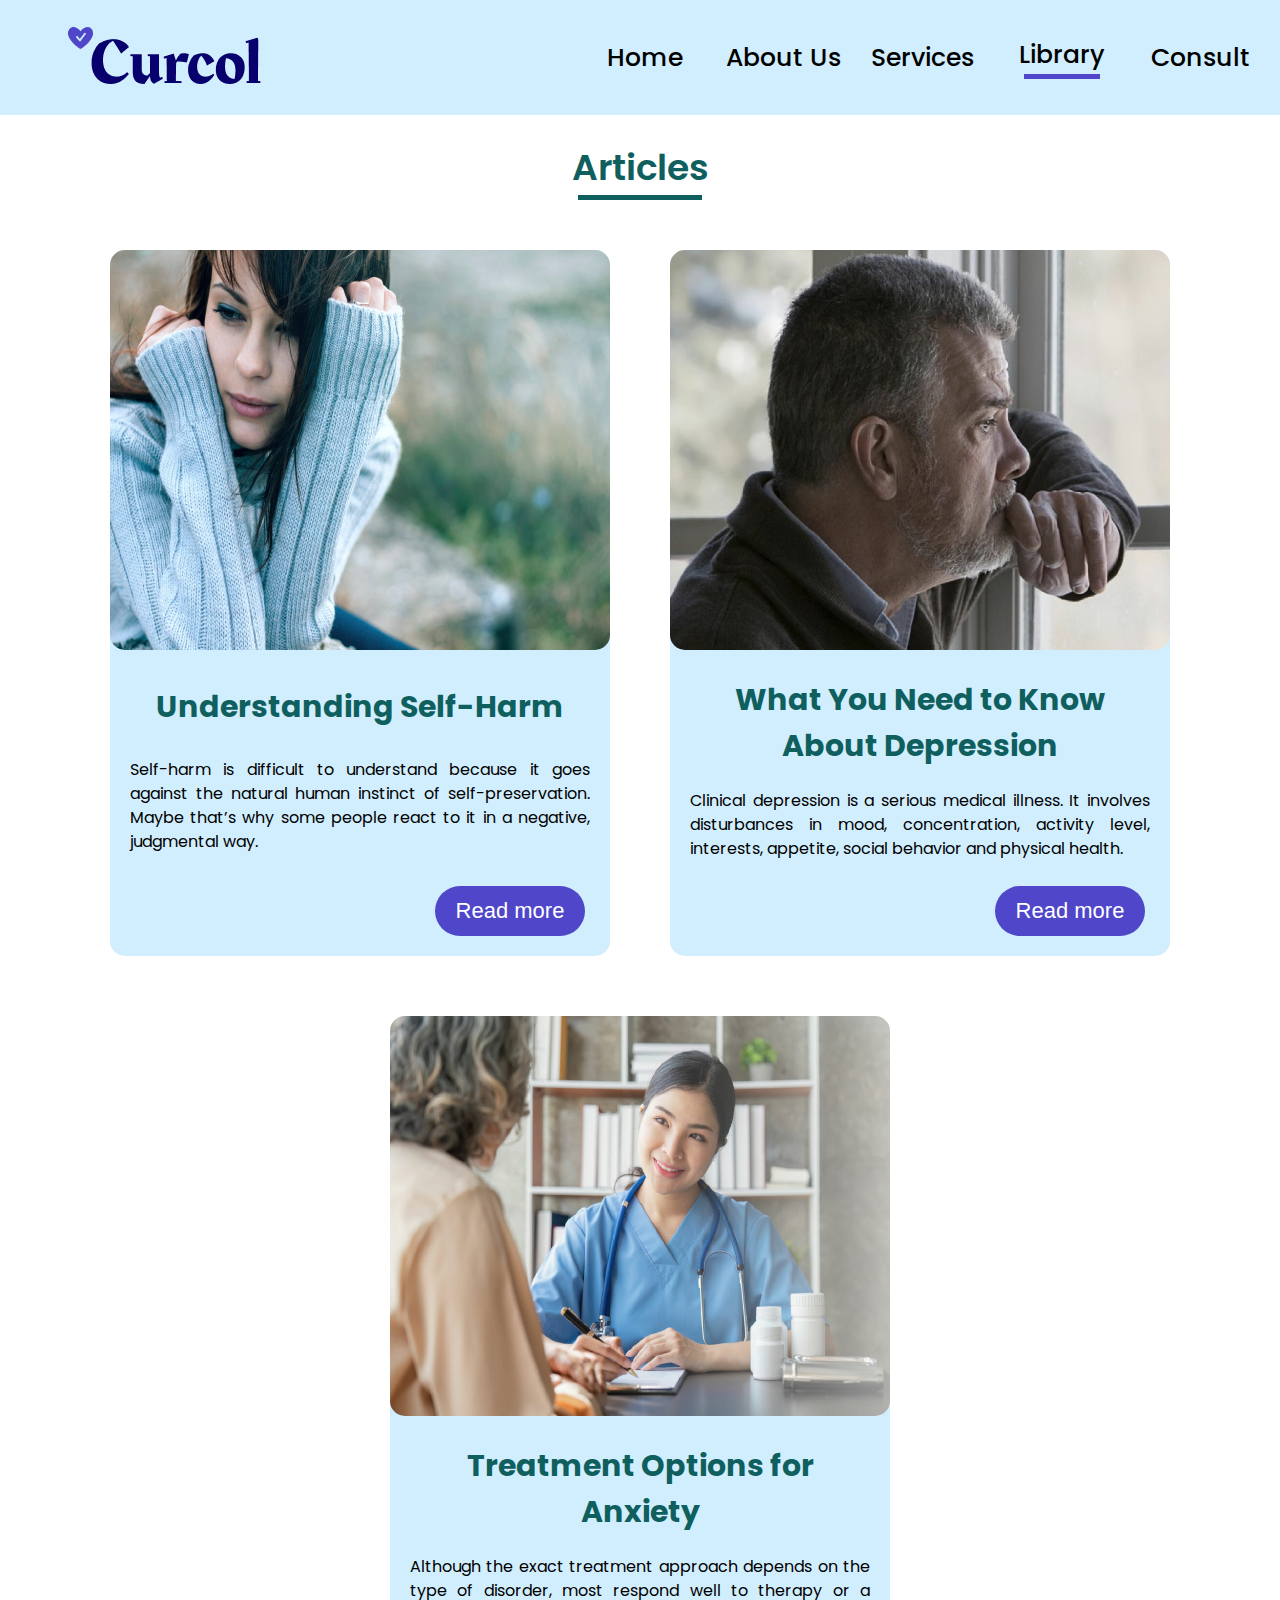
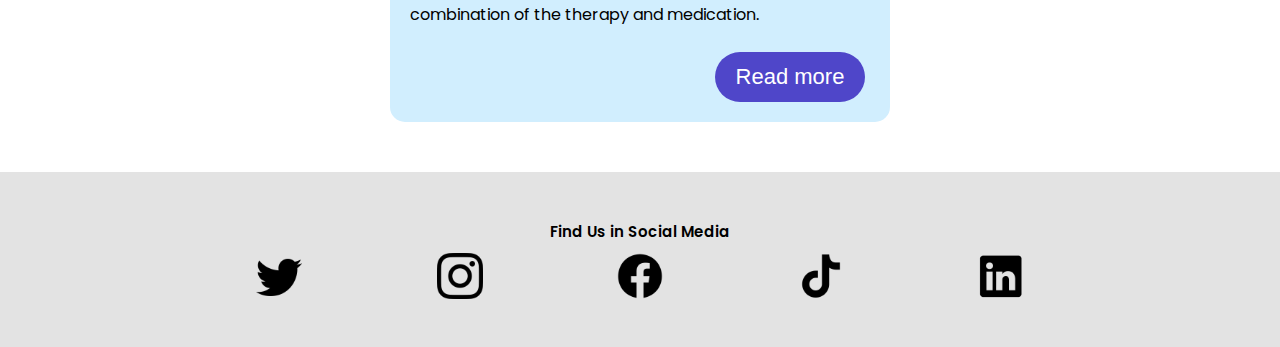
<file: library.html>
<!DOCTYPE html>
<html>

<head>
    <meta charset="utf-8" />
    <meta name="viewport" content="width=device-width, initial-scale=1" />
    <title>Library - Curcol</title>
    <link rel="icon" href="./images/icon-logo.png">
    <link href="https://fonts.googleapis.com/css2?family=Poppins:ital,wght@0,100;0,200;0,300;0,400;0,500;0,600;0,700;0,800;0,900;1,100;1,200;1,300;1,400;1,500;1,600;1,700;1,800;1,900&display=swap" rel="stylesheet">
    <link rel="stylesheet" type="text/css" href="./css/navbar-style.css" />
    <link rel="stylesheet" type="text/css" href="./css/library-style.css" />
    <link rel="stylesheet" type="text/css" href="./css/footer-style.css">
</head>

<body>
    <!-- navbar -->
    <div class="navbar">
        <nav>
            <div id="logo">
                <a href="index.html"><img src="./images/logo.png"></a>
            </div>
            <ul class="menus1">
                <li>
                    <a href="index.html">Home</a>
                    <span class="marker"></span>
                </li>
                <li>
                    <a href="about-us.html">About Us</a>
                    <span class="marker"></span>
                </li>
                <li>
                    <a href="services.html">Services</a>
                    <span class="marker"></span>
                </li>
                <li id="page-current">
                    <a href="library.html">Library</a>
                    <span class="marker"></span>
                    <span id="mark-current"></span>
                </li>
                <li>
                    <a href="consult.html">Consult</a>
                    <span class="marker"></span>
                </li>
            </ul>
            <div class="burger-menu">
                <div></div>
                <div></div>
                <div></div>
            </div>
        </nav>
        <div class="menus2">
            <ul>
                <li><a href="index.html">Home</a></li>
                <li><a href="about-us.html">About Us</a></li>
                <li><a href="services.html">Services</a></li>
                <li><a href="library.html">Library</a></li>
                <li><a href="consult.html">Consult</a></li>
            </ul>
        </div>
    </div>
    <main>
        <section class="main">
            <div class="container">
                <div class="article-title">
                    <h1>Articles</h1>
                    <div class="line"></div>
                </div>
                <article class="article">
                    <div class="article-content-1">
                        <div class="article-content-image">
                            <img src="./images/self-harm.jpg" alt="library" />
                        </div>
                        <div class="article-content-title">
                            <h2>Understanding Self-Harm</h2>
                        </div>
                        <div class="article-content-text">
                            <p>Self-harm is difficult to understand because it goes against the natural human instinct of self-preservation. Maybe that’s why some people react to it in a negative, judgmental way. </p>
                        </div>
                        <a href="library-article-1.html">
                            <button>Read more</button>
                        </a>
                    </div>
                    <div class="article-content-2">
                        <div class="article-content-image">
                            <img src="./images/depression.jpg" alt="library" />
                        </div>
                        <div class="article-content-title">
                            <h2>What You Need to Know About Depression</h2>
                        </div>
                        <div class="article-content-text">
                            <p>Clinical depression is a serious medical illness. It involves disturbances in mood, concentration, activity level, interests, appetite, social behavior and physical health.</p>
                        </div>
                        <a href="library-article-2.html">
                            <button>Read more</button>
                        </a>
                    </div>
                    <div class="article-content-3">
                        <div class="article-content-image">
                            <img src="./images/medical-care.jpg" alt="library" />
                        </div>
                        <div class="article-content-title">
                            <h2>Treatment Options for Anxiety</h2>
                        </div>
                        <div class="article-content-text">
                            <p>Although the exact treatment approach depends on the type of disorder, most respond well to therapy or a combination of the therapy and medication.</p>
                        </div>
                        <a href="library-article-3.html">
                            <button>Read more</button>
                        </a>
                    </div>
                </article>
            </div>
        </section>
    </main>
    <div class="footer">
        <p>Find Us in Social Media</p>
        <ul>
            <li><a href="https://twitter.com" target="blank"><img src="./images/twitter.png" alt="Twitter"></a></li>
            <li><a href="https://instagram.com" target="blank"><img src="./images/instagram.png" alt="Instagram"></a></li>
            <li><a href="https://facebook.com" target="blank"><img src="./images/facebook.png" alt="Facebook"></a></li>
            <li><a href="https://tiktok.com" target="blank"><img src="./images/tiktok.png" alt="Tiktok"></a></li>
            <li><a href="https://linkedin.com" target="blank"><img src="./images/linkedin.png" alt="Linkedin"></a></li>
        </ul>
    </div>
    <script type="text/javascript" src="./script/navbar.js"></script>
</body>

</html>
</file>
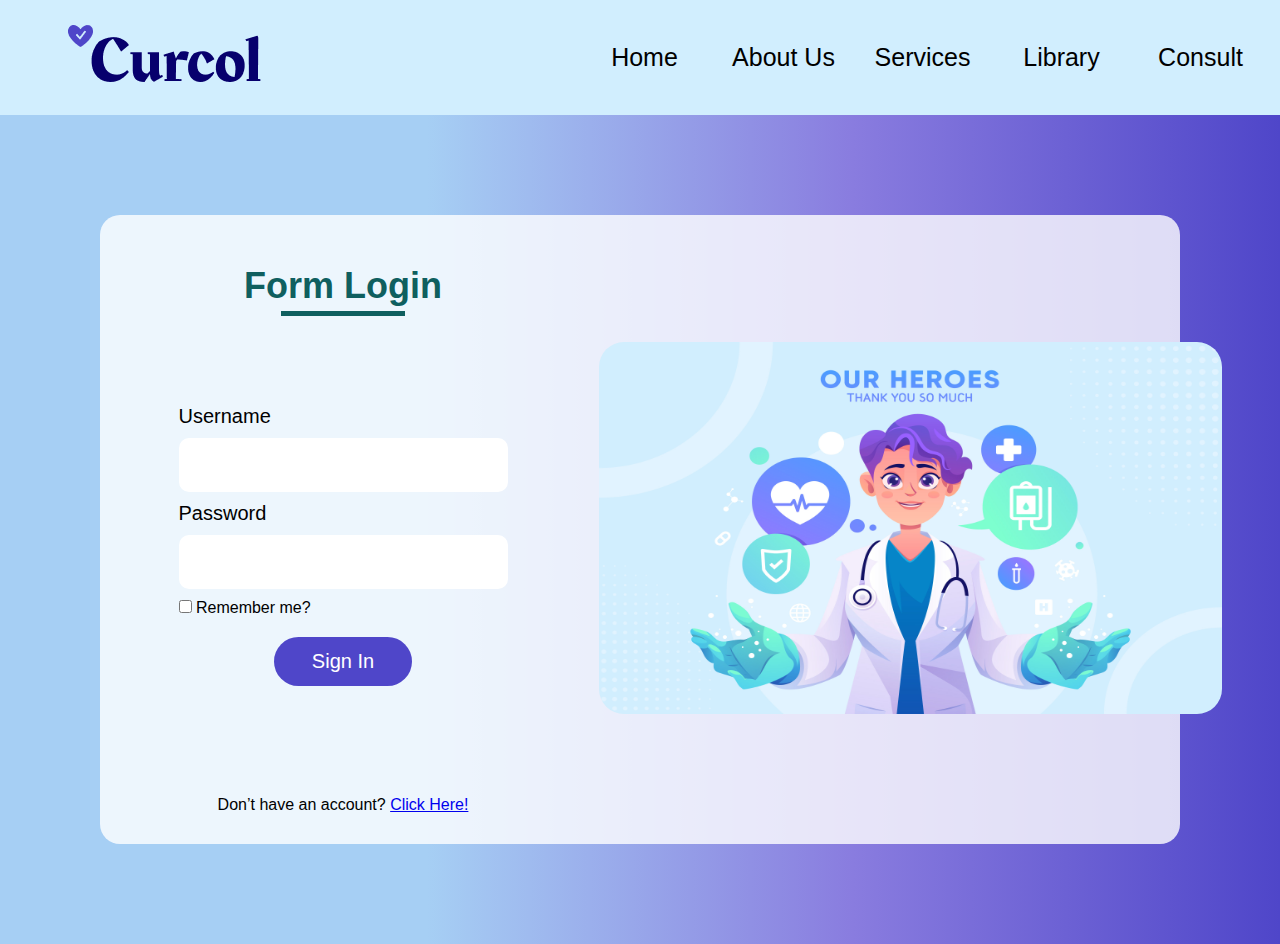
<file: login.html>
<!DOCTYPE html>
<html>

<head>
    <meta charset="utf-8">
    <meta name="viewport" content="width=device-width, initial-scale=1">
    <title>Login</title>
    <link rel="stylesheet" type="text/css" href="./css/navbar-style.css">
    <link rel="stylesheet" href="./css/login-style.css">
</head>

<body>
    <!-- navbar -->
     <div class="navbar">
        <nav>
            <div id="logo">
                <img src="./images/logo.png">
            </div>
            <ul class="menus1">
                <li><a href="index.html">Home</a></li>
                <li><a href="about-us.html">About Us</a></li>
                <li><a href="services.html">Services</a></li>
                <li><a href="library.html">Library</a></li>
                <li><a href="consult.html">Consult</a></li>
            </ul>
            <div class="burger-menu">
                <div></div>
                <div></div>
                <div></div>
            </div>
        </nav>
        <div class="menus2">
            <ul>
                <li><a href="index.html">Home</a></li>
                <li><a href="about-us.html">About Us</a></li>
                <li><a href="services.html">Services</a></li>
                <li><a href="library.html">Library</a></li>
                <li><a href="consult.html">Consult</a></li>
            </ul>
        </div>
    </div>
    <!-- content -->
    <div class="content">
        <div class="login-content">
        <div class="login-box">
            <div class="title-login">
                Form Login
                <div class="line"></div>
            </div>
            <form action="submit">
                <div class="main">
                    <label>Username</label>
                    <input type="text" name="username" required>
                    <label>Password</label>
                    <input type="password" name="password" required>
                </div>
                <div class="remember-me">
                    <p><input type="checkbox" name="remember-me"> Remember me?</p>
                </div>
                <div class="submit-button">
                    <button type="submit">Sign In</button>
                </div>
            </form>
            <p>Don’t have an account? <a href="register.html">Click Here!</a></p>
        </div>
        <div class="login-content-box">
            <div class="gambar-content">
                <img src="./images/our-heroes.jpg" alt="Our Hereos">
            </div>
        </div>
    </div>
    </div>
    <script type="text/javascript" src="./script/navbar.js"></script>
</body>

</html>
</file>
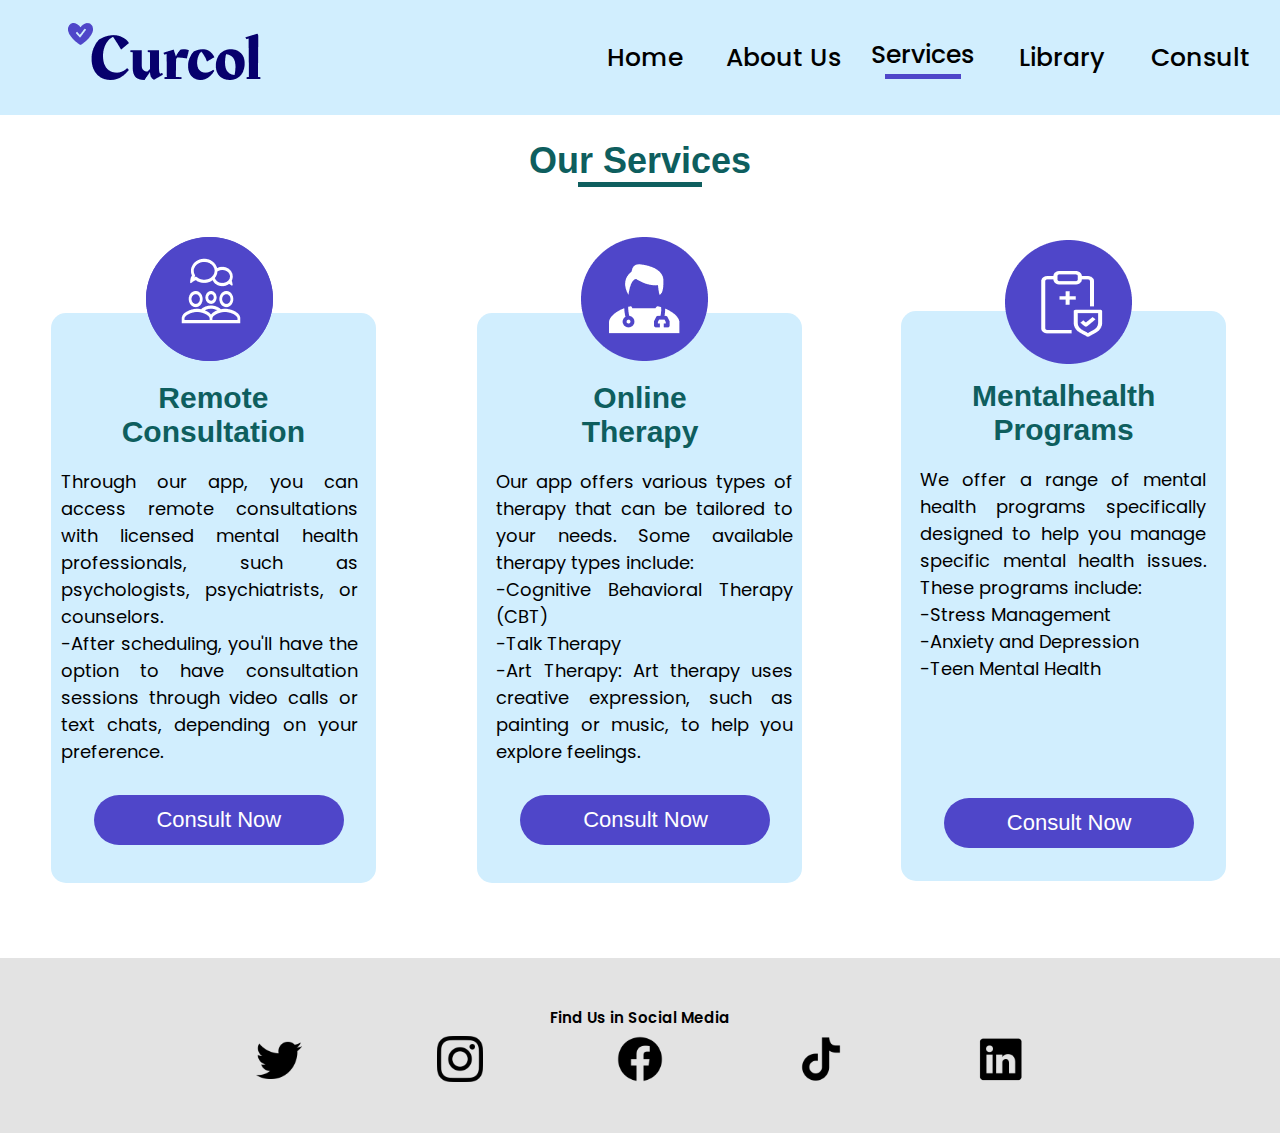
<file: services.html>
<!DOCTYPE html>
<html>

<head>
    <meta charset="utf-8" />
    <meta name="viewport" content="width=device-width, initial-scale=1" />
    <title>Services - Curcol</title>
    <link rel="icon" href="./images/icon-logo.png">
    <link href="https://fonts.googleapis.com/css2?family=Poppins:ital,wght@0,100;0,200;0,300;0,400;0,500;0,600;0,700;0,800;0,900;1,100;1,200;1,300;1,400;1,500;1,600;1,700;1,800;1,900&display=swap" rel="stylesheet">
    <link rel="stylesheet" href="./css/services-style.css"/>
    <link rel="stylesheet" href="./css/navbar-style.css"/>
    <link rel="stylesheet" href="./css/footer-style.css"
    <link rel="stylesheet" href="https://unpkg.com/aos@next/dist/aos.css"/>
    <style>
        @import url('https://fonts.googleapis.com/css2?family=Poppins&display=swap');
    </style>
</head>

<body>
    <!-- navbar -->
    <div class="navbar">
        <nav>
            <div id="logo">
                <a href="index.html"><img src="./images/logo.png"></a>
            </div>
            <ul class="menus1">
                <li>
                    <a href="index.html">Home</a>
                    <span class="marker"></span>
                </li>
                <li>
                    <a href="about-us.html">About Us</a>
                    <span class="marker"></span>
                </li>
                <li id="page-current">
                    <a href="services.html">Services</a>
                    <span class="marker"></span>
                    <span id="mark-current"></span>
                </li>
                <li>
                    <a href="library.html">Library</a>
                    <span class="marker"></span>
                </li>
                <li>
                    <a href="consult.html">Consult</a>
                    <span class="marker"></span>
                </li>
            </ul>
            <div class="burger-menu">
                <div></div>
                <div></div>
                <div></div>
            </div>
        </nav>
        <div class="menus2">
            <ul>
                <li><a href="index.html">Home</a></li>
                <li><a href="about-us.html">About Us</a></li>
                <li><a href="services.html">Services</a></li>
                <li><a href="library.html">Library</a></li>
                <li><a href="consult.html">Consult</a></li>
            </ul>
        </div>
    </div>
    <!-- end of navbar -->
    <!-- content -->
    <div class="services">
        <div class="div">
            <div class="container-title">
                <p class="tittle"><span class="text-wrapper">Our </span> <span class="span">Services</span></p>
                <div class="line"></div>
            </div>
            <div data-aos="fade-up" data-aos-anchor-placement="center-bottom" data-aos-duration="2000">
            <div class="content">
                <div class="box">
                    <div class="overlap-group">
                        <div class="container"></div>
                        <div class="tittle-2">Remote<br> Consultation</div>
                        <p class="text">
                            Through our app, you can access remote consultations with licensed mental health professionals, such as
                            psychologists, psychiatrists, or counselors.<br /> -After scheduling, you&#39;ll have the option to have
                            consultation sessions through video calls or text chats, depending on your preference.
                        </p>
                        <div class="consult">
                            <a class="button" href="consult.html">
                                <button>Consult Now</button>
                            </a>
                        </div>
                        <div class="icon"><img class="icon-group" src="images/icon.png" /></div>
                    </div>
                </div>
                <div class="box">
                    <div class="overlap-group">
                        <div class="container"></div>
                        <div class="tittle-2">Online <br />Therapy</div>
                        <p class="p">
                            Our app offers various types of therapy that can be tailored to your needs. Some available therapy types
                            include:<br />-Cognitive Behavioral Therapy (CBT)<br />-Talk Therapy<br />-Art Therapy: Art therapy uses
                            creative expression, such as painting or music, to help you explore feelings.
                        </p>
                        <div class="consult">
                            <a class="button" href="consult.html">
                                <button>Consult Now</button>
                            </a>
                        </div>
                        <img class="img" src="images/icon2.png" />
                    </div>
                </div>
                <div class="box">
                    <div class="overlap">
                        <div class="overlap-group-wrapper">
                            <div class="overlap-group-2">
                                <div class="tittle-3">Mentalhealth<br />Programs</div>
                                <p class="text-2">
                                    We offer a range of mental health programs specifically designed to help you manage specific mental
                                    health issues. These programs include:<br />-Stress Management<br />-Anxiety and Depression <br />-Teen
                                    Mental Health
                                </p>
                            </div>
                        </div>
                        <div class="consult">
                            <a class="button" href="consult.html">
                                <button>Consult Now</button>
                            </a>
                        </div>
                        <img class="img" src="images/icon3.png" />
                    </div>
                </div>
            </div>
        </div>
     </div>
    <!-- end of content -->
    <!--footer-->
    <div class= "footer">
        <p>Find Us in Social Media</p>
        <ul>
            <li><a href="https://twitter.com"target="blank"><img src="./images/twitter.png" alt="Twitter"></a></li>
            <li><a href="https://instagram.com" target="blank"><img src="./images/instagram.png" alt="Instagram"></a></li>
            <li><a href="https://facebook.com" target="blank"><img src="./images/facebook.png" alt="Facebook"></a></li>
            <li><a href="https://tiktok.com" target="blank"><img src="./images/tiktok.png" alt="Tiktok"></a></li>
            <li><a href="https://linkedin.com" target="blank"><img src="./images/linkedin.png" alt="Linkedin"></a></li>
        </ul>
    </div>
    <script type="text/javascript" src="./script/navbar.js"></script>
    <script type="text/javascript" src="./script/services.js"></script>
    <script src="https://unpkg.com/aos@next/dist/aos.js"></script>
    <script>
      AOS.init();
    </script>
</body>

</html>
</file>
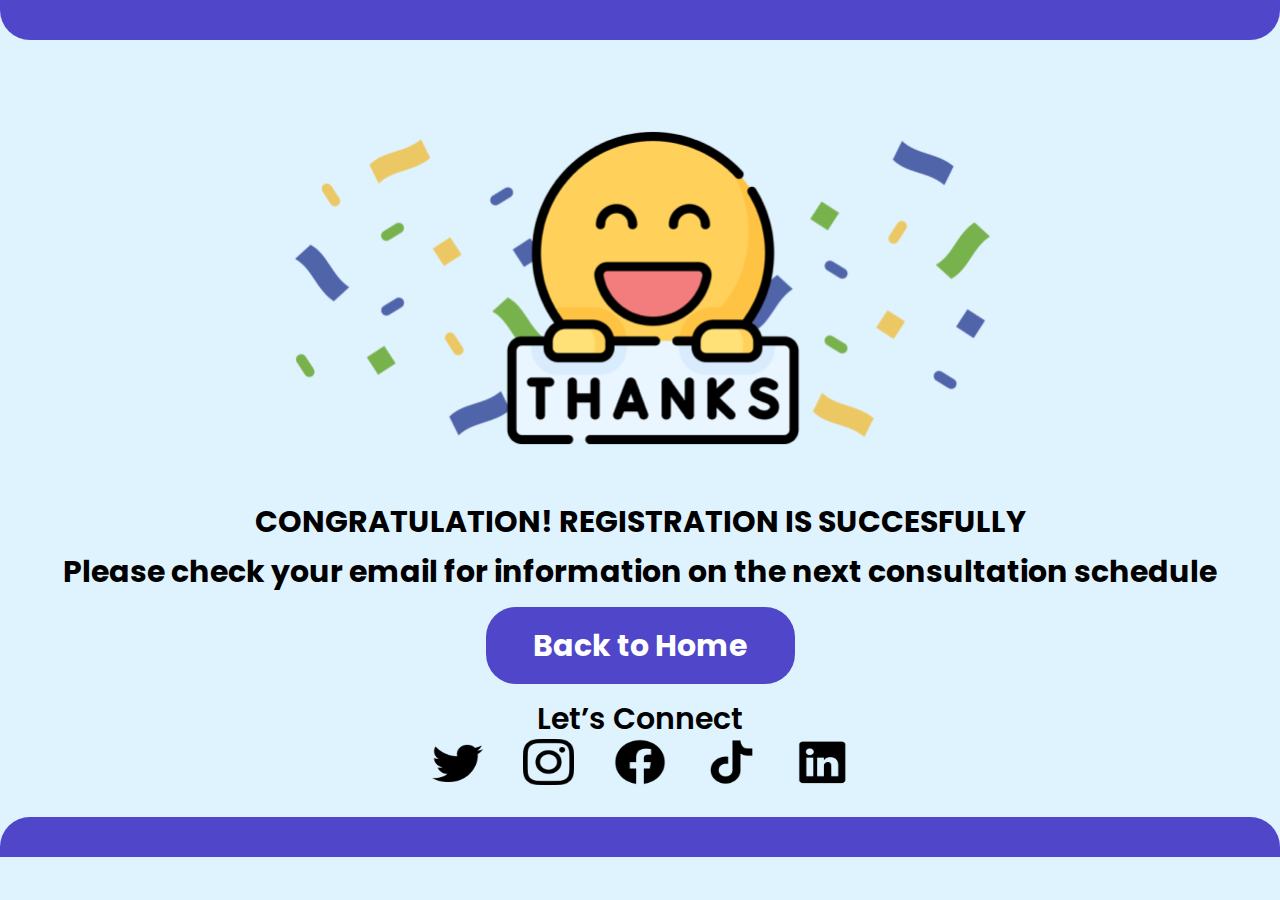
<file: thanks.html>
<!DOCTYPE html>
<html>

<head>
    <meta charset="utf-8">
    <meta name="viewport" content="width=device-width, initial-scale=1">
    <link href="https://fonts.googleapis.com/css2?family=Poppins:ital,wght@0,100;0,200;0,300;0,400;0,500;0,600;0,700;0,800;0,900;1,100;1,200;1,300;1,400;1,500;1,600;1,700;1,800;1,900&display=swap" rel="stylesheet">
    <link rel="stylesheet" type="text/css" href="./css/navbar-style.css">
    <title>Thanks - Curcol</title>
    <link rel="icon" href="./images/icon-logo.png">
    <link rel="stylesheet" type="text/css" href="./css/thanks-style.css">
</head>

<body>
    <header></header>
    <div class="box">
        <img id="image" src="./images/thanks.png">
        <p class="p1">CONGRATULATION! REGISTRATION IS SUCCESFULLY</p>
        <p class="p2">Please check your email for information on the next consultation schedule</p>
        <a href="index.html"><button>Back to Home</button></a>
        <div id="container">
            <p id="social-media">Let’s Connect</p>
            <ul>
                <li><a href="https://twitter.com" target="blank"><img src="./images/twitter.png" alt="Twitter"></a></li>
                <li><a href="https://instagram.com" target="blank"><img src="./images/instagram.png" alt="Instagram"></a></li>
                <li><a href="https://facebook.com" target="blank"><img src="./images/facebook.png" alt="Facebook"></a></li>
                <li><a href="https://tiktok.com" target="blank"><img src="./images/tiktok.png" alt="Tiktok"></a></li>
                <li><a href="https://linkedin.com" target="blank"><img src="./images/linkedin.png" alt="Linkedin"></a></li>
            </ul>
        </div>
    </div>
    <footer></footer>
</body>

</html>
</file>
<file: css/navbar-style.css>
* {
    margin: 0;

}

body {
    font-family: 'Poppins', sans-serif;

}
.navbar{
    position: sticky;
    top: 0;
    z-index: 3;
    transition: top 0.3s;
}

.navbar nav {
    position: relative;
    display: flex;
    justify-content: space-between;
    align-items: center;
    background: #D1EEFE;
    width: 100%;
    height: 115px;
}

.navbar nav #logo a{
    text-decoration: none;
}

.navbar nav #logo img {
    width: 231px;
    height: 84px;
    margin-left: 60px;
}

.navbar .menus1 {
    padding: 10px;
    display: flex;

}

.navbar .menus1 li {
    width: 139px;
    height: 51px;
    list-style-type: none;
    display: flex;
    justify-content: center;
    align-items: center;
    flex-direction: column;
}

.marker {
    display: none;
    width: 76px;
    height: 5px;
    background-color: #4F46C9;
}

#mark-current {
    display: block;
    width: 76px;
    height: 5px;
    background-color: #4F46C9;
}

.navbar .menus1 li a {
    text-decoration: none;
    font-size: 25px;
    font-weight: 500;
    color: black;
}

.navbar .burger-menu {
    display: none;
}

.navbar .menus2 {
    display: none;
}

.navbar .menus2 ul {
    display: none;
    padding: 0;
}

@media screen and (max-width: 1024px) {
    .navbar nav {
        height: 70px;
    }

    .navbar nav #logo img {
        margin: 20px;
        width: 100px;
        height: 40px;
    }

    .navbar .menus1 {
        display: none;
    }

    .navbar .burger-menu {
        height: 60px;
        width: 60px;
        margin: 20px;
        display: flex;
        flex-direction: column;
        justify-content: space-around;
        align-items: center;
    }

    .navbar .burger-menu:hover {
        cursor: pointer;
    }

    .navbar .burger-menu div {
        width: 50px;
        height: 8px;
        background-color: #07006D;
        border-radius: 5px;
    }

    .navbar .menus2 {
        width: 100%;
        flex-direction: column;
        position: absolute;
        align-items: flex-end;
        z-index: 2;

    }

    .navbar .menus2 ul {
        list-style-type: none;
        display: flex;
        flex-direction: column;
        width: 200px;
        background-color: #D1EEFE;
    }

    .navbar .menus2 ul li {
        height: 60px;
        width: 180px;
        display: flex;
        justify-content: center;
        align-items: center;
    }

    .navbar .menus2 ul li a {
        text-decoration: none;
        color: #07006D;
        width: 100%;
        height: 100%;
        display: flex;
        justify-content: center;
        align-items: center;
        font-weight: 600;
    }

    .navbar .menus2 ul li a:hover {
        background-color: #07006D;
        color: white;
    }


}

/*=====================*/
</file>
<file: css/footer-style.css>
.footer {
    width: 100%;
    height: 280px;
    display: flex;
    flex-direction: column;
    align-items: center;
    justify-content: center;
    background-color: #E3E3E3;
}

.footer p {
    font-size: 30px;
    color: #000000;
    font-weight: 600;
    margin-bottom: 45px;
}

.footer ul {
    display: flex;
    flex-direction: row;
    justify-content: space-between;
    align-items: center;
    width: 643px;
    height: 92.03px;
    list-style: none;
    padding: 0;
}

.footer ul li {
    list-style: none;
}

.footer ul li a {
    height: 92.03px;
    width: 92.03px;
}

.footer ul li a img {
    height: 70px;
    width: 70px;
}

.footer ul li a img:hover {
    transform: scale(1.2);
}

.footer ul li a img:active {
    transform: scale(0.8);
}

@media screen and (max-width: 1366px) {
    .footer {
        height: 175px;
    }

    .footer p {
        font-size: 15px;
        margin-bottom: 10px;
    }

    .footer ul {
        width: 60%;
        height: 46px;
    }

    .footer ul li a {
        height: 46px;
        width: 46px;
    }

    .footer ul li a img {
        height: 46px;
        width: 46px;
    }
}

@media screen and (max-width: 1024px) {
    .footer {
        height: 110px;
    }

    .footer p {
        font-size: 15px;
        margin-bottom: 10px;
    }

    .footer ul {
        width: 60%%;
    }
    .footer ul li a {
        height: 35px;
        width: 35px;
    }

    .footer ul li a img {
        height: 35px;
        width: 35px;
    }
}

@media screen and (max-width: 500px) {
    .footer {
        height: 87.5px;
    }

    .footer p {
        font-size: 7.5px;
        margin-bottom: 5px;
    }

    .footer ul {
        width: 75%;
        height: 23px;
    }

    .footer ul li a {
        height: 23px;
        width: 23px;
    }

    .footer ul li a img {
        height: 23px;
        width: 23px;
    }
}
</file>
<file: css/home-style.css>
.container {
    display: flex;
    flex-direction: column;
    align-items: center;
    width: 100%;
    height: 1024%;
    background: linear-gradient(to right, #A1CCF4, #FDFDFD);

}

.carousel {
    display: flex;
    flex-direction: row;
    justify-content: space-between;
    gap: 50px;
    width: 1050px;
    overflow: hidden;
    padding: 0;
    margin-top: 50px;
    margin-bottom: 50px;
    overflow-x: scroll;
    scroll-behavior: smooth;
    overflow: hidden;
}

#prevButton,
#nextButton {
    width: 84px;
    height: 84px;
    border-radius: 42px;
    border: none;
    font-size: 48px;
    color: #FFFFFF;
    background-color: #766FD5;
    font-weight: 600;
    cursor: pointer;
    flex-grow: 0;
    flex-shrink: 0;
    display: flex;
    align-items: center;
    justify-content: center;

}

#nextButton:hover {
    transform: scale(1.1);
    background-color: #4F46C9;
}

#nextButton:active {
    transform: scale(0.9);
    background-color: #4F46C9;
}

#prevButton:hover {
    transform: scale(1.1);
    background-color: #4F46C9;
}

#prevButton:active {
    transform: scale(0.9);
    background-color: #4F46C9;
}

.container>.image img {
    width: 468px;
    height: 419px;
    margin: 100px;
}

.container>.quote {
    width: 975px;
    height: 169px;
    margin-bottom: 10px;
}

.container>.quote>blockquote {
    font-size: 34px;
    font-weight: 600;
    color: rgba(15, 95, 95, 1);
    text-align: center;
}

.container .imperative-sentences {
    width: 874px;
    height: 139px;
    border-radius: 10px;
   background: linear-gradient(to top, rgba(79,70,201,0.6), rgba(79,70,201,1));
    display: flex;
    justify-content: center;
    align-items: center;
    margin-bottom: 30px;
/*    box-shadow: inset 0 0 0 1px #000;*/
}

.container .imperative-sentences>p {
    font-size: 30px;
    color: white;
    font-weight: 500;
    text-align: center;
}

.info {
    width: 100%;
    height: auto;
    background-color: #FFFFFF;
    display: flex;
    flex-direction: column;
}

.info .line {
    width: 124px;
    height: 5px;
    background-color: #0F5F5F;
}

.info .title {
    font-size: 36px;
    color: #0F5F5F;
    margin-top: 50px;
}

.info .paragraph {
    font-size: 34px;
    color: #0F5F5F;
    margin-top: 50px;
}

.info .aboutUs {
    margin: 50px;
    display: flex;
    flex-direction: column;

}

.info .aboutUs a {
    width: auto;
    height: auto;
    text-decoration: none;
}

.info .aboutUs #readMore {
    width: 242px;
    height: 87px;
    color: #FFFFFF;
    background-color: #4F46C9;
    border-radius: 50px;
    display: flex;
    justify-content: center;
    align-items: center;
    font-size: 30px;
    font-weight: 550;
    margin-left: auto;
    margin-top: 50px;
}

.info .aboutUs #readMore:hover {
    transform: scale(1.1);
}

.info .aboutUs #readMore:active {
    transform: scale(0.9);
}

.info .ourService {
    margin: 50px;
}

.info .images {
    display: flex;
    justify-content: center;
    flex-wrap: wrap;
}

.info .images>.img {
    margin: 50px;
    width: 359px;
    height: 240px;
    border: 1px #0F5F5F solid;
    border-radius: 10px;
}

.info .images>.img img {
    width: 359px;
    height: 240px;
    border-radius: 10px;
}

.info .images>.img .hover {
    display: none;
    width: 359px;
    height: 240px;
    border-radius: 10px;
    background: linear-gradient(to right, #A1CCF4, #FDFDFD);
    align-items: center;
    justify-content: center;
}

.info .images>.img .hover p {
    width: 85%;
    text-align: center;
    font-size: 36px;
    font-weight: 550;
    color: #0F5F5F;
}

.info .images>.img .hover p:hover {
    cursor: default;
}

.info #comments {
    display: flex;
    flex-direction: column;
    align-items: center;
}

.info #comments #title {
    display: flex;
    flex-direction: column;
    justify-content: center;
    align-items: center;
}

.info #comments #title>p {
    font-size: 36px;
    font-weight: 500;
    color: #0F5F5F;
}

.info #comments #title>p>span {
    color: #4F46C9;
}

.info #comments #container {
    display: flex;
    width: 90%;
    align-items: center;
    justify-content: center;
}

.info #comments .comment {
    width: 377px;
    height: 462px;
    margin: 50px;
    border-radius: 15px;
    background-color: #D1EEFE;
    display: flex;
    flex-direction: column;
    justify-content: space-around;
    padding: 30px;
    align-items: center;

}

.info #comments .comment h1 {
    font-size: 30px;
    font-weight: 700;
    color: #07006D;
    font-family: sans-serif;
}

.info #comments .comment .theComment {
    width: 80%;
    height: 187px;
    font-size: 23px;
    font-family: sans-serif;
    color: #0F5F5F;
    display: flex;
    align-items: center;
    text-align: center;
}

.info #comments .comment .doubleComma {
    font-size: 100px;
    color: #07006D;
    font-family: sans-serif;
}

.info .ourDoctors {
    width: 100%;
    height: 812px;
    background: linear-gradient(to right, #A1CCF4, #FDFDFD);
}


.ourDoctors #doctors {
    display: flex;
    align-items: center;
    justify-content: center;
}

.carousel .theDoctor {
    scroll-snap-align: start;
    width: 500px;
    height: 571px;
    list-style: none;
    background-color: #FFFFFF;
    cursor: pointer;
    display: flex;
    flex-direction: column;
    align-items: center;
    justify-content: space-between;
    border-radius: 8px;
    flex-grow: 0;
    flex-shrink: 0;
}

.ourDoctors #doctors .theDoctor {
    width: 500px;
    height: 571px;
    border-radius: 15px;
    background-color: #FFFFFF;
    display: flex;
    flex-direction: column;
    justify-content: space-between;
    align-items: center;
}

.ourDoctors #doctors .theDoctor header {
    width: 100%;
    height: 22px;
    border-radius: 15px 15px 0px 0px;
    background-color: #4F46C9;
}

.ourDoctors #doctors .theDoctor .profile {
    width: 129px;
    height: 126px;
    border-radius: 150px;
    border: 10px #298888 solid;
}

.ourDoctors #doctors .theDoctor .profile img {
    width: 129px;
    height: 126px;
    border-radius: 150px;
}

.theDoctor .identity {
    display: flex;
    flex-direction: column;
    justify-content: center;
    align-items: center;
}

.theDoctor .identity .name {
    font-size: 30px;
    font-weight: 550;
    text-align: center;
    color: #07006D;
}

.theDoctor .identity .job {
    font-size: 25px;
    font-weight: 550;
    color: #0F5F5F;
}

.theDoctor .licensi {
    width: 85%;
    display: flex;
    padding: 30px;
    flex-direction: column;
    align-items: center;
    justify-content: center;
}

.theDoctor .licensi p {
    font-size: 20px;
    font-weight: 550;
    color: #0F5F5F;
    margin-right: auto;
}

.theDoctor .licensi div {
    width: 100%;
    height: 1px;
    background-color: black;
}

.theDoctor a {
    width: auto;
    height: auto;
    text-decoration: none;
}

.theDoctor .consult {
    width: 242px;
    height: 87px;
    border-radius: 50px;
    background-color: #4F46C9;
    display: flex;
    justify-content: center;
    align-items: center;
    color: #FFFFFF;
    font-size: 30px;
    font-weight: 600px;
    margin-bottom: 30px;
}

.theDoctor a:hover {
    transform: scale(1.1);
}

.theDoctor a:active {
    transform: scale(0.9);
}

.ourDoctors .title {
    margin-left: 50px;
}

.ourDoctors .line {
    margin-left: 50px;
}

@media screen and (max-width: 1366px) {

    .carousel {
        gap: 37.5px;
        width: 787.5px;
        margin-top: 37.5x;
        margin-bottom: 37.5px;
    }

    #prevButton,
    #nextButton {
        width: 63px;
        height: 63px;
        border-radius: 31.5px;
        font-size: 36px;
    }

    .container>.image img {
        width: 351px;
        height: 315px;
        margin: 25px;
    }

    .container>.quote {
        width: 730.5px;
        height: 125px;
        margin-bottom: 7.5px;
    }

    .container>.quote>blockquote {
        font-size: 25.5px;
    }

    .container .imperative-sentences {
        width: 655.5px;
        height: 104.25px;
        border-radius: 7.5px;
        margin-bottom: 22.5px;
    }

    .container .imperative-sentences>p {
        font-size: 22.5px;
    }

    .info .line {
        width: 93px;
        height: 3.75px;
    }

    .info .title {
        font-size: 27px;
        margin-top: 37.5px;
    }

    .info .paragraph {
        font-size: 25.5px;
        margin-top: 37.5px;
    }

    .info .aboutUs {
        margin: 37.5px;

    }

    .info .aboutUs #readMore {
        width: 181.5px;
        height: 65.5px;
        border-radius: 37.5px;
        font-size: 22.5px;
        margin-top: 37.5px;
    }

    .info .ourService {
        margin: 37.5px;
    }


    .info .images>.img {
        margin: 37.5px;
        width: 267.75px;
        height: 180px;
        border-radius: 7.5px;
    }

    .info .images>.img img {
        width: 267.75px;
        height: 180px;
        border-radius: 7.5px;
    }

    .info .images>.img .hover {
        width: 267.75px;
        height: 180px;
        border-radius: 7.5px;
    }

    .info .images>.img .hover p {
        font-size: 27px;
    }

    .info #comments #title>p {
        font-size: 27px;
    }

    .info #comments .comment {
        width: 282.75px;
        height: 346.5px;
        margin: 18px;
        border-radius: 11.25px;
        padding: 22.5px;
    }

    .info #comments .comment h1 {
        font-size: 22.5px;
    }

    .info #comments .comment .theComment {
        height: 140.25px;
        font-size: 22.5px;
    }

    .info #comments .comment .doubleComma {
        font-size: 75px;
    }

    .info .ourDoctors {
        height: 609px;
    }

    .ourDoctors #doctors .theDoctor {
        width: 375px;
        height: 428.25px;
        border-radius: 11.25px;
    }

    .ourDoctors #doctors .theDoctor header {
        height: 16.5 px;
        border-radius: 11.25px 11.25px 0px 0px;
    }

    .ourDoctors #doctors .theDoctor .profile {
        width: 96.75px;
        height: 94.5px;
        border-radius: 112.5px;
        border: 7.5px #298888 solid;
    }

    .ourDoctors #doctors .theDoctor .profile img {
        width: 96.75px;
        height: 94.5px;
        border-radius: 112.5px;
    }

    .theDoctor .identity .name {
        font-size: 22.5px;
    }

    .theDoctor .identity .job {
        font-size: 18.75px;
    }

    .theDoctor .licensi {
        padding: 22.5px;
    }

    .theDoctor .licensi p {
        font-size: 15px;
    }


    .theDoctor .consult {
        width: 181.5px;
        height: 65.25px;
        border-radius: 37.5px;
        font-size: 22.5px;
        font-weight: 150px;
        margin-bottom: 22.5px;
    }

    .ourDoctors .title {
        margin-left: 37.5px;
    }

    .ourDoctors .line {
        margin-left: 37.5px;
    }
}

@media screen and (max-width: 1024px) {

    .carousel {
        gap: 25px;
        width: 525px;
        margin-top: 25px;
        margin-bottom: 25px;
    }

    #prevButton,
    #nextButton {
        width: 42px;
        height: 42px;
        border-radius: 21px;
        font-size: 24px;
    }

    .container>.image img {
        width: 234px;
        height: 210px;
        margin: 50px;
    }

    .container>.quote {
        width: 487px;
        height: 84px;
        margin-bottom: 5px;
    }

    .container>.quote>blockquote {
        font-size: 17px;
    }

    .container .imperative-sentences {
        width: 437px;
        height: 69.5px;
        border-radius: 5px;
        margin-bottom: 15px;
    }

    .container .imperative-sentences>p {
        font-size: 15px;
    }

    .info {
        width: 100%;
    }

    .info .line {
        width: 62px;
        height: 2.5px;
    }

    .info .title {
        font-size: 18px;
        margin-top: 25px;
    }

    .info .paragraph {
        font-size: 17px;
        margin-top: 25px;
    }

    .info .aboutUs {
        margin: 25px;

    }

    .info .aboutUs #readMore {
        width: 121px;
        height: 43.5px;
        border-radius: 25px;
        font-size: 15px;
        font-weight: 550;
        margin-top: 25px;
    }

    .info .ourService {
        margin: 25px;
    }


    .info .images>.img {
        margin: 25px;
        width: 178.5px;
        height: 120px;
        border-radius: 5px;
    }

    .info .images>.img img {
        width: 178.5px;
        height: 120px;
        border-radius: 5px;
    }

    .info .images>.img .hover {
        display: none;
        width: 178.5px;
        height: 120px;
        border-radius: 5px;
    }

    .info .images>.img .hover p {
        font-size: 17px;
    }

    .info #comments #title>p {
        font-size: 18px;
        font-weight: 500;
    }

    .info #comments .comment {
        width: 188.5px;
        height: 231px;
        margin: 12px;
        border-radius: 7.5px;
        padding: 15px;
    }

    .info #comments .comment h1 {
        font-size: 15px;
        font-weight: 700;
    }

    .info #comments .comment .theComment {
        height: 93.5px;
        font-size: 15px;
    }

    .info #comments .comment .doubleComma {
        font-size: 50px;
    }

    .info .ourDoctors {
        width: 100%;
        height: 406px;
    }

    .ourDoctors #doctors .theDoctor {
        width: 250px;
        height: 285.5px;
        border-radius: 7.5px;
    }

    .ourDoctors #doctors .theDoctor header {
        height: 11px;
        border-radius: 7.5px 7.5px 0px 0px;
    }

    .ourDoctors #doctors .theDoctor .profile {
        width: 64.5px;
        height: 63px;
        border-radius: 75px;
        border: 5px #298888 solid;
    }

    .ourDoctors #doctors .theDoctor .profile img {
        width: 64.5px;
        height: 63px;
        border-radius: 75px;
    }

    .theDoctor .identity .name {
        font-size: 15px;
    }

    .theDoctor .identity .job {
        font-size: 12.5px;
    }

    .theDoctor .licensi {
        padding: 15px;
    }

    .theDoctor .licensi p {
        font-size: 10px;
    }


    .theDoctor .consult {
        width: 121px;
        height: 43.5px;
        border-radius: 25px;
        font-size: 15px;
        font-weight: 300px;
        margin-bottom: 15px;
    }

    .ourDoctors .title {
        margin-left: 25px;
    }

    .ourDoctors .line {
        margin-left: 25px;
    }
}

@media screen and (max-width: 500px) {

    .carousel {
        gap: 12.5px;
        width: 262.5px;
        margin-top: 12.5px;
        margin-bottom: 12.5px;
    }

    #prevButton,
    #nextButton {
        width: 21px;
        height: 21px;
        border-radius: 10.5px;
        font-size: 12px;
    }

    .container>.image img {
        width: 117px;
        height: 105px;
        margin: 25px;
    }

    .container>.quote {
        width: 243.5px;
        height: 42px;
        margin-bottom: 2.5px;
    }

    .container>.quote>blockquote {
        font-size: 8.5px;
    }

    .container .imperative-sentences {
        width: 218.5px;
        height: 34.75px;
        border-radius: 2.5px;
        margin-bottom: 7.5px;
    }

    .container .imperative-sentences>p {
        font-size: 7.5px;
    }

    .info {
        width: 100%;
    }

    .info .line {
        width: 31px;
        height: 1.25px;
    }

    .info .title {
        font-size: 9px;
        margin-top: 12.5px;
    }

    .info .paragraph {
        font-size: 8.5px;
        margin-top: 12.5px;
    }

    .info .aboutUs {
        margin: 12.5px;

    }

    .info .aboutUs #readMore {
        width: 60.5px;
        height: 21.75px;
        border-radius: 12.5px;
        font-size: 7.5px;
        font-weight: 550;
        margin-top: 12.5px;
    }

    .info .ourService {
        margin: 12.5px;
    }


    .info .images>.img {
        margin: 12.5px;
        width: 89.25px;
        height: 60px;
        border: 1px black solid;
        border-radius: 2.5px;
    }

    .info .images>.img img {
        width: 89.25px;
        height: 60px;
        border-radius: 2.5px;
    }

    .info .images>.img .hover {
        width: 89.25px;
        height: 60px;
        border-radius: 2.5px;
    }

    .info .images>.img .hover p {
        font-size: 9px;
    }

    .info #comments #title>p {
        font-size: 9px;
        font-weight: 500;
    }

    .info #comments .comment {
        width: 94.25px;
        height: 115.5px;
        margin: 6px;
        border-radius: 3.75px;
        padding: 7.5px;
    }

    .info #comments .comment h1 {
        font-size: 7.5px;
        font-weight: 700;
    }

    .info #comments .comment .theComment {
        height: 46.75px;
        font-size: 7.5px;
    }

    .info #comments .comment .doubleComma {
        font-size: 25px;
    }

    .info .ourDoctors {
        width: 100%;
        height: 203px;
    }

    .ourDoctors #doctors .theDoctor {
        width: 125px;
        height: 142.75px;
        border-radius: 3.75px;
    }

    .ourDoctors #doctors .theDoctor header {
        height: 5.5px;
        border-radius: 3.75px 3.75px 0px 0px;
    }

    .ourDoctors #doctors .theDoctor .profile {
        width: 32.25px;
        height: 31.5px;
        border-radius: 37.5px;
        border: 2.5px #298888 solid;
    }

    .ourDoctors #doctors .theDoctor .profile img {
        width: 32.25px;
        height: 31.5px;
        border-radius: 37.5px;
    }

    .theDoctor .identity .name {
        font-size: 7.5px;
    }

    .theDoctor .identity .job {
        font-size: 6.25px;
    }

    .theDoctor .licensi {
        padding: 7.5px;
    }

    .theDoctor .licensi p {
        font-size: 5px;
    }


    .theDoctor .consult {
        width: 60.5px;
        height: 21.75px;
        border-radius: 12.5px;
        font-size: 7.5px;
        font-weight: 600;
        margin-bottom: 7.5px;
    }

    .ourDoctors .title {
        margin-left: 7.5px;
    }

    .ourDoctors .line {
        margin-left: 7.5px;
    }

}

/*=============================================*/
</file>
<file: css/about-us-style.css>
*{
    font-family: 'Poppins', sans-serif;
    padding:0;
    margin:0;
    box-sizing: border-box;
}

.main-section{
    width: 100%;
    height: 447px;
    padding: 0px 64px;
    display: flex;
    background-image: linear-gradient(to right, rgba(118,111,213,1), rgba(0,0,0,0));
    align-items: center;
}

.main-information{
    font-size: 25px;
    font-weight: 600;
    color: white;
}

.main-image{
    width: 454px;
    height: 447px;
}

.title2{
    font-size: 20px;
    font-weight: 600;
    text-align: center;
    text-decoration: underline;
    justify-content: center;
    margin-top: 60px;
    color: #0F5F5F;
}
.container{
  display: flex;
  justify-content: center;
  padding: 80px;
}
.wrapper {
    max-width: 1240px;
    width: 100%;
    height: 400px;
    position: relative;
    display: flex;
    padding: 0 35px;
    align-items: center;
    justify-content: center;
    min-height: 100vh;
  }

  .wrapper i {
    top: 50%;
    height: 50px;
    width: 50px;
    cursor: pointer;
    font-size: 1.25rem;
    position: absolute;
    text-align: center;
    line-height: 50px;
    background: #766FD5;
    color: #fff;
    border-radius: 50%;
    box-shadow: 0 3px 6px rgba(0,0,0,0.23);
    transform: translateY(-50%);
    transition: transform 0.1s linear;
  }

  .wrapper i:active{
    transform: translateY(-50%) scale(0.85);
  }

  .wrapper i:first-child{
    left: -22px;
  }

  .wrapper i:last-child{
    right: -22px;
  }

  .wrapper .carousel{
    display: grid;
    grid-auto-flow: column;
    grid-auto-columns: calc((100% / 3) - 12px);
    overflow-x: auto;
    scroll-snap-type: x mandatory;
    gap: 16px;
    border-radius: 8px;
    scroll-behavior: smooth;
    scrollbar-width: none;
  }

  .carousel::-webkit-scrollbar {
    display: none;
  }

  .carousel.no-transition {
    scroll-behavior: auto;
  }

  .carousel.dragging {
    scroll-snap-type: none;
    scroll-behavior: auto;
  }

  .carousel.dragging .card {
    cursor: grab;
    user-select: none;
  }

  .carousel :where(.card, .img) {
    display: flex;
    justify-content: center;
    align-items: center;
  }

  .carousel .card {
    scroll-snap-align: start;
    width: 382;
    height: 500px;
    list-style: none;
    background: #D1EEFE;
    cursor: pointer;
    padding-bottom: 15px;
    flex-direction: column;
    border-radius: 8px;
  }

  .carousel .card .img {
    background: #8B53FF;
    height: 148px;
    width: 148px;
    border-radius: 50%;
  }

  .card .img img {
    width: 140px;
    height: 140px;
    border-radius: 50%;
    object-fit: cover;
    border: 4px solid #fff;
  }

  .carousel .card h2 {
    font-weight: 500;
    font-size: 1.56rem;
    margin: 30px 0 5px;
    color: #07006D;
  }

  .carousel .card span {
    color: #0F5F5F;
    font-size: 1.31rem;
    text-align: center;
  }

  @media screen and (max-width: 900px) {
    .wrapper .carousel {
      grid-auto-columns: calc((100% / 2) - 9px);
    }
  }

  @media screen and (max-width: 600px) {
    .wrapper .carousel {
      grid-auto-columns: 100%;
    }
  }

.third-section{
    background-color: #E6EDF4;
    width: 100%;
    height: 300px;
    padding: 0px 80px;
}

.visi-misi h2{
    font-size: 28px;
    font-weight: 500;
    text-decoration: underline;
    color: #0F5F5F;
    margin-bottom: 20x;
}

.visi-misi p{
    font-size: 25px;
    font-weight: 500;
    color: #0F5F5F;
    margin-bottom: 60px;
}

.title3{
    font-size: 20px;
    font-weight: 600;
    text-align: center;
    text-decoration: underline;
    margin-bottom: 20px;
    margin-top: 60px;
    color: #0F5F5F;
}

.fourth-section{
    background-color: white;
    width: 100%;
    height: 500px;
    display: flex;
    justify-content: center;
    text-align: center;
}

.reason-icon{
    display: flex;
    flex-wrap: wrap;
    justify-content: center;
    gap: 30px;
    margin-top: 50px; 
}

.icons{
    font-size: 20px;
    font-weight: 300;
    color: #0F5F5F;
}
.icon img{
    width: 100px;
    height: 100px;
}
</file>
<file: css/consult-style.css>
* {
    margin: 0;
    padding: 0;
}

.content {
    display: flex;
    flex-direction: column;
    align-items: center;
    font-family: 'Poppins', sans-serif;

}

.head {
    display: flex;
    flex-direction: column;
    justify-content: center;
    align-items: center;
    margin-top: 20px;
    margin-bottom: 20px;
    width: 100%;
}

.head h1 {
    font-size: 35px;
    color: #298888;
    margin-right: auto;
    margin-left: 6%;
}

.head .head-line {
    background-color: #0F5F5F;
    height: 5px;
    width: 88%;
}

form {
    width: 1259px;
    height: auto;
    background-color: rgba(209, 238, 254, 0.2);
    display: flex;
    flex-direction: column;
    justify-content: space-between;
    margin-bottom: 40px;
}

.form-box {
    display: flex;
    flex-direction: row;
    align-items: center;

}

.form-left,
.form-right {
    width: 50%;
    height: 700px;
    display: flex;
    flex-direction: column;
    align-items: center;
    justify-content: space-between;
    margin-top: 20px;
}


label {
    font-size: 25px;
    font-weight: 550;
    color: black;
    margin-bottom: 5px;
}

input {
    width: 419px;
    height: 45px;
    padding-left: 10px;
    padding-right: 10px;
    border-radius: 10px;
    font-size: 25px;
    font-weight: 550;
    color: grey;
    background-color: #D1EEFE;
    border: none;
}

select {
    width: 439px;
    height: 45px;
    padding-left: 20px;
    padding-right: 20px;
    border-radius: 10px;
    font-size: 25px;
    font-weight: 550;
    color: #5C5A5A;
    background-color: #D1EEFE;
    border: none;
}
option{
    color: #5C5A5A;
}

form .name,
.email,
.no-wa,
.doctor,
.complaint,
.age,
.gender,
.choose-services {
    display: flex;
    flex-direction: column;
}

form .complaint #complaint {
    width: 439px;
    height: 210px;
    border-radius: 10px;
    font-size: 25px;
    font-weight: 550;
    color: #5C5A5A;
    padding: 5px;
    background-color: #D1EEFE;
    border: none;
    resize: none;
}

form .submit {
    margin-top: 25px;
    margin-bottom: 25px;
    margin-left: 95px;
}

form .submit button {
    width: 149px;
    height: 52.25px;
    background-color: #4F46C9;
    border-radius: 25px;
    border: none;
    color: #E6F6F7;
    font-size: 25px;
    font-weight: 550;
}

form .submit button:hover{
    transform: scale(1.1);
}

form .submit button:active{
    transform: scale(0.9);
}


.description {
    width: 439px;
    height: 350px;
    border-radius: 10px;
    background-color: #D1EEFE;
    display: flex;
    flex-direction: column;
    align-items: center;
    justify-content: center;
}

.description img {
    width: 295px;
    height: 180px;
    border-radius: 10px;
    margin-bottom: 20px;
}

.description p {
    font-size: 15px;
    font-weight: 550;
    color: #298888;
    padding: 0px 40px;
    text-align: center;
}

@media screen and (max-width: 1270px){
    .head {
        margin-top: 15px;
        margin-bottom: 15px;
    }

    .head h1 {
        font-size: 26.25px
    }

    .head .head-line {
        height: 3.75px;
    }

    form {
        width: 944.25px;
    }

    .form-left,
    .form-right {
        height: 525px;
        margin-top: 18px;
        margin-bottom: 2.5px;
    }
    label {
        font-size: 18.75px;
        margin-bottom: 3.75px;
    }

    input {
        width: 318px;
        min-width: 329.5;
        height: 33.75px;
        border-radius: 7.5px;
        font-size: 18.75px;
        padding-left: 7.5px;
        padding-right: 7.5px;

    }

    select {
        width: 329.25px;
        height: 33.75x;
        padding-left: 7.5px;
        padding-right: 7.5px;
        border-radius: 7.5px;
        font-size: 18.75px;
    }

    form .complaint #complaint {
        width: 329.25px;
        height: 157.5px;
        border-radius: 7.5px;
        font-size: 18.75px;
    }

    form .submit {
        margin-bottom: 18.75px;
        margin-top: 15px;
        margin-left: 71.25px;
    }

    form .submit button {
        width: 111.74px;
        height: 39.1875px;
        border-radius: 18.75px;
        font-size: 18.75px;
    }

    .description {
        width: 329.25px;
        height: 279.75px;
        border-radius: 7.5px;
    }

    .description img {
        width: 221.25px;
        height: 135px;
        border-radius: 7.5px;
        margin-bottom: 15px;
    }

    .description p {
        font-size: 11.25px;
        padding: 0px 30px;
    }
}
@media screen and (max-width: 835px) {
    .head {
        margin-top: 10px;
        margin-bottom: 10px;
    }

    .head h1 {
        font-size: 17.5px
    }

    .head .head-line {
        height: 2.5px;
    }

    form {
        width: 629.5px;
        margin-bottom: 20px;
    }

    .form-left,
    .form-right {
        height: 350px;
        margin-top: 12px;
    }

    label {
        font-size: 12.5px;
        margin-bottom: 2.5px;
    }

    input {
        width: 209.5px;
        min-width: 219.5;
        height: 22.5px;
        border-radius: 5px;
        font-size: 12.5px;
        padding-left: 5px;
        padding-right: 5px;

    }

    select {
        width: 219.5px;
        height: 22.5px;
        padding-left: 5px;
        padding-right: 5px;
        border-radius: 5px;
        font-size: 12.5px;
    }

    form .complaint #complaint {
        width: 219.5px;
        height: 105px;
        border-radius: 5px;
        font-size: 12.5px;
    }

    form .submit {
        margin-bottom: 12.5px;
        margin-top: 10px;
        margin-left: 47.5px;
    }

    form .submit button {
        width: 74.5px;
        height: 26.125px;
        border-radius: 12.5px;
        font-size: 12.5px;
    }

    .description {
        width: 219.5px;
        height: 186.5px;
        border-radius: 5px;
    }

    .description img {
        width: 147.5px;
        height: 90px;
        border-radius: 5px;
        margin-bottom: 10px;
    }

    .description p {
        font-size: 7.5px;
        padding: 0px 20px;
    }
}
@media screen and (max-width: 650px) {
    .head {
        margin-top: 10px;
        margin-bottom: 10px;
    }

    .head h1 {
        font-size: 17.5px
    }

    .head .head-line {
    height: 2.5px;
    }

    form {
        width: 95%;
    }
    .form-box{
        flex-direction: column;
    }
    .form-left,.form-right{
        min-width: 223px;
    }
    form .submit{
        display: flex;
        align-items: center;
        justify-content: center;
        margin: 0px;
        margin-top: 12px;
        margin-bottom: 15px;
    }

}
</file>
<file: css/library-article-style.css>
.back-button {
    width: auto;
    height: auto;
    margin-top: 25px;
    margin-left: 25px;
}

.back-button a {
    text-decoration: none;
}

.back-button a button {
    cursor: pointer;
    width: 160px;
    height: 60px;
    border-radius: 30px;
    background-color: #4F46C9;
    color: #FFFFFF;
    border: none;
    font-size: 30px;
    font-weight: 550;
}

.back-button a button:hover {
    transform: scale(1.05);
}

.back-button a button:active {
    transform: scale(0.95);
}

.main {
    margin-top: 25px;
    margin-bottom: 80px;
}

.article-title h1 {
    font-size: 48px;
    text-align: center;
    color: #0F5F5F;
}

.article-content-image img {
    display: block;
    margin-left: auto;
    margin-right: auto;
    width: 100%;
    max-width: 600px;
    height: auto;
    margin-top: 50px;
}

.article-content-text {
    font-size: 21px;
    text-align: justify;
    color: #333333;
    margin: 3%;
    line-height: 1.5;
}

h3,
h4 {
    color: #0F5F5F;
}

@media (max-width: 768px) {
    .back-button {
        margin-top: 15px;
        margin-bottom: 15px;
    }

    .back-button a button {
        width: 100px;
        height: 40px;
        font-size: 12px;
        border-radius: 10 px;
    }

    .article-title h1 {
        font-size: 36px;
    }

    .article-content-image img {
        width: 350px;
        margin-top: 25px;
    }

    .article-content-text {
        font-size: 15.75px;
    }
}

@media (max-width: 768px) {
    .article-title h1 {
        font-size: 24px;
    }

    .article-content-image img {
        width: 250px;
    }

    .article-content-text {
        font-size: 10px;
    }
}
}
</file>
<file: css/library-style.css>
body {
    margin: 0;
    padding: 0;
    font-family: 'Poppins', sans-serif;
}

.main {
    margin-top: 0px;
    margin-bottom: 50px;
}

.article-title {
    display: flex;
    flex-direction: column;
    justify-content: center;
    align-items: center;
    color: #0F5F5F;
    margin-top: 25px;
}

.article-title h1 {
    font-size: 36px;
    font-weight: 600;
}

.line {
    width: 124px;
    height: 5px;
    background-color: #0F5F5F;
}

.article {
    margin-top: 50px;
    width: 100%;
    height: auto;
    background-color: #FFFFFF;
    display: flex;
    flex-direction: row;
    justify-content: center;
    flex-wrap: wrap;
    gap: 60px;
}

.article a {
    width: auto;
    height: auto;
    margin-top: 25px;
    margin-left: auto;
    margin-right: 25px;
}

.article a button {
    cursor: pointer;
    width: 150px;
    height: 50px;
    border-radius: 30px;
    border: none;
    font-size: 22px;
    color: #FFFFFF;
    background-color: #4F46C9;
}

.article a button:hover {
    transform: scale(1.1);
}

.article a button:active {
    transform: scale(0.9);
}

.article-content-1 {
    background-color: #D1EEFE;
    padding: 0px 0px 20px 0px;
    border-radius: 15px;
    width: 100%;
    max-width: 500px;
    height: auto;
    display: flex;
    flex-direction: column;
    align-items: center;
    justify-content: space-between;
}

.article-content-2 {
    background-color: #D1EEFE;
    padding: 0px 0px 20px 0px;
    border-radius: 15px;
    width: 100%;
    max-width: 500px;
    height: auto;
    display: flex;
    flex-direction: column;
    align-items: center;
    justify-content: space-between;
}

.article-content-3 {
    background-color: #D1EEFE;
    padding: 0px 0px 20px 0px;
    border-radius: 15px;
    width: 100%;
    max-width: 500px;
    height: auto;
    display: flex;
    flex-direction: column;
    align-items: center;
    justify-content: space-between;
}

.article-content-title {
    font-size: 20px;
    display: flex;
    justify-content: center;
    align-items: center;
    margin: 20px 20px 0px 20px;
    color: #0F5F5F;
    margin-top: 20px;
}

.article-content-title h2 {
    text-align: center;
}

.article-content-text {
    font-size: 16px;
    text-align: justify;
    color: #000000;
    margin: 20px 20px 0px 20px;
    line-height: 1.5;
}

.article-content-image img {
    width: 100%;
    max-width: 500px;
    height: 400px;
    border-radius: 15px 15px 15px 15px;

}

a {
    text-decoration: none;
    display: flex;
    flex-direction: column;
    justify-content: center;
    align-items: center;
}


/*====================================================================*/

@media screen and (max-width: 768px) {
    .article-title {
        margin-top: 0px;
        font-size: 25px;
    }

    .article {
        gap: 40px;
        margin-bottom: 25px;
        margin-top: 25px;
    }

    .article-content-1,
    .article-content-2,
    .article-content-3 {
        width: 370px;
    }

    .article-content-image img {
        width: 100%;
        height: 300px;
    }

    .article-title {
        margin-top: 25px;
    }

    .main {
        margin-top: 0;
        margin-bottom: 25px;
    }
}
</file>
<file: css/login-style.css>
body {
    background: linear-gradient(to right, #A6CFF4, #A6CFF4, #897CDF, #4F46C9);
}

/*login container*/

.login-content {
    display: flex;
    justify-content: space-between;
    margin: 100px;
    border-radius: 20px;
    background-color: rgba(255, 255, 255, 0.8);
}

.login-content-box {
    width: 50%;
    display: flex;
    flex-direction: column;
    align-items: center;
    justify-content: space-around;

}


.login-content-box .gambar-content img {
    margin: 50px;
    width: 623px;
    height: 372px;
    border-radius: 25px;
}

.login-box {
    width: 45%;
    height: 629px;
    border-radius: 25px;
    display: flex;
    flex-direction: column;
    justify-content: space-around;
    align-items: center;
}

.login-box .title-login {
    width: 319px;
    height: 51px;
    margin-top: 20px;
    display: flex;
    justify-content: space-between;
    align-items: center;
    flex-direction: column;
    color: #0F5F5F;
    font-size: 36px;
    font-weight: 550;
}

.login-box .title-login .line {
    width: 124px;
    height: 5px;
    background-color: #0F5F5F;
}

.login-box form {
    display: flex;
    flex-direction: column;
    margin: 30px;
}

.login-box form .main {
    display: flex;
    flex-direction: column;
}

.login-box form .main label {
    font-size: 20px;
    color: black;
    font-weight: 500;
    text-align: left;
}

.login-box form .main input {
    width: 321px;
    height: 48px;
    margin: 10px 0px;
    border-radius: 10px;
    border-color: transparent;
    background-color: #FFFFFF;
    text-align: center;
    font-size: 18px;
    color: balck;
}

.login-box form .submit-button {
    display: flex;
    justify-content: center;
}

.login-box form .submit-button button {
    margin: 20px;
    width: 138px;
    height: 49px;
    margin-top: 20px;
    border-radius: 25px;
    background-color: #4F46C9;
    font-size: 20px;
    align-items: center;
    color: white;
    border-color: transparent;
}

.login-box form .submit-button button:hover {
    transform: scale(1.1);
}

.login-box form .submit-button button:active {
    transform: scale(0.8);
}
</file>
<file: css/services-style.css>
.services {
    background-color: #ffffff;
    width: 100%;
    height: auto;
}

.services .div {
    background-color: #ffffff;
    width: 100%;
    height: auto;
    margin-bottom: 50px;
}

.services .div .container-title {
    display: flex;
    flex-direction: column;
    justify-content: center;
    align-items: center;
    margin-top: 25px;
}

.services .tittle {
    font-size: 36px;
    width: 307px;
    font-family: "Poppins-SemiBold", Helvetica;
    font-weight: 600;
    color: #0e5e5e;
    text-align: center;
    letter-spacing: 0;
    line-height: normal;
}

.services .text-wrapper {
    font-family: "Poppins-SemiBold", Helvetica;
    font-weight: 600;
    color: #0e5e5e;
    font-size: 36px;
    letter-spacing: 0;
}

.services .span {
    font-size: 36px;
}

.line {
    width: 124px;
    height: 5px;
    background-color: #0F5F5F;
}

.services .content {
    display: flex;
    align-items: center;
    justify-content: space-around;
    flex-direction: row;
    flex-wrap: wrap;
    margin-top: 25px;
}

.services .box {
    width: 331px;
    height: 646px;
    display: flex;
    justify-content: center;
    align-items: center;
    margin: 25px;
}

.services .overlap-group {
    position: relative;
    width: 325px;
    height: 646px;
}

.services .container {
    position: absolute;
    width: 325px;
    height: 570px;
    top: 76px;
    left: 0;
    background-color: #D1EEFE;
    border-radius: 15px;
}

.services .tittle-2 {
    top: 124px;
    left: 9px;
    font-size: 30px;
    position: absolute;
    width: 307px;
    font-family: "Poppins-SemiBold", Helvetica;
    font-weight: 600;
    color: #0e5e5e;
    text-align: center;
    letter-spacing: 0;
    line-height: normal;
    margin-top: 20px;
}

.services .text {
    width: 297px;
    top: 211px;
    left: 10px;
    position: absolute;
    font-family: 'Poppins', sans-serif;
    font-weight: 400;
    color: #000000;
    font-size: 18px;
    text-align: justify;
    letter-spacing: 0;
    line-height: normal;
    margin-top: 20px;
}

.services .icon {
    left: 95px;
    background-color: #4f46c9;
    border-radius: 63.5px/62px;
    position: absolute;
    width: 127px;
    height: 124px;
    top: 0;
}

.services .icon-group {
    position: absolute;
    width: 127px;
    height: 124px;
    top: 0px;
    left: 0px;
}

.services .consult {
    top: 558px;
    left: 103px;
    position: absolute;
    width: 122px;
    font-family: "Poppins-SemiBold", Helvetica;
    font-weight: 600;
    color: #ffffff;
    font-size: 18px;
    text-align: center;
    letter-spacing: 0;
    line-height: normal;
}

.services .p {
    width: 297px;
    top: 211px;
    left: 19px;
    position: absolute;
    font-family: 'Poppins', sans-serif;
    font-weight: 400;
    color: #000000;
    font-size: 18px;
    text-align: justify;
    letter-spacing: 0;
    line-height: normal;
    margin-top: 20px;
}

.services .img {
    left: 104px;
    position: absolute;
    width: 127px;
    height: 124px;
    top: 0;
}

.services .overlap-wrapper {
    position: relative;
    width: 325px;
    height: 641px;
}

.services .overlap {
    position: relative;
    width: 331px;
    height: 641px;
}

.services .overlap-group-wrapper {
    position: absolute;
    width: 331px;
    height: 570px;
    top: 71px;
    left: 0;
}

.services .overlap-group-2 {
    position: relative;
    width: 325px;
    height: 570px;
    background-color: #D1EEFE;
    border-radius: 15px;
}

.services .tittle-3 {
    top: 48px;
    left: 9px;
    font-size: 30px;
    position: absolute;
    width: 307px;
    font-family: "Poppins-SemiBold", Helvetica;
    font-weight: 600;
    color: #0e5e5e;
    text-align: center;
    letter-spacing: 0;
    line-height: normal;
    margin-top: 20px;
}

.services .consult-2 {
    top: 6px;
    left: 17px;
    position: absolute;
    width: 122px;
    font-family: "Poppins-SemiBold", Helvetica;
    font-weight: 600;
    color: #ffffff;
    font-size: 18px;
    text-align: center;
    letter-spacing: 0;
    line-height: normal;
    margin-top: 20px;
}

.services .text-2 {
    width: 286px;
    top: 135px;
    left: 19px;
    position: absolute;
    font-family: 'Poppins', sans-serif;
    font-weight: 400;
    color: #000000;
    font-size: 18px;
    text-align: justify;
    letter-spacing: 0;
    line-height: normal;
    margin-top: 20px;
}

.services .icon-2 {
    left: 103px;
    position: absolute;
    width: 127px;
    height: 124px;
    top: 0;
}

.consult a {
    text-decoration: none;
    width: auto;
    height: auto;
    margin-top: 25px;
    margin-left: -60px;

}

.consult a button {
    cursor: pointer;
    width: 250px;
    height: 50px;
    border-radius: 30px;
    border: none;
    font-size: 22px;
    color: #FFFFFF;
    background-color: #4F46C9;
}


/* .button {
  display: block;
  text-align: center;
  padding: 10px 50px 10px 50px;
  background-color: #4f46c9;
  color: #fff;
  text-decoration: none;
  border-radius: 15px;
  transition: background-color 0.3s ease, transform 0.2s ease;
} */

.consult a button:hover {
    transform: scale(1.1);
}

.consult a button:active {
    transform: scale(0.9);
}

@media screen and (max-width: 769px) {

    .services .div .container-title {
        margin-top: 25px;
    }

    .services .content {
        margin-top: 25px;
    }

    .services .box {
        margin: 12.5px;
    }
}
</file>
<file: css/thanks-style.css>
* {
    margin: 0;
    padding: 0;
    font-family: 'Poppins', sans-serif;
}

body {
    background-color: #DFF3FE;
    width: 100%;
    height: 100%;
    display: flex;
    flex-direction: column;
    align-items: center;
    justify-content: space-between;
}

header {
    width: 100%;
    height: 40px;
    background-color: #4F46C9;
    border-radius: 0px 0px 30px 30px;
}

.box {
    display: flex;
    flex-direction: column;
    align-items: center;
    justify-content: space-between;
    margin: 25px;
    height: 75%;
    gap: 20px;
}

#image {
    width: 840.44px;
    height: 397.21px;
    margin-top: 25px;
}

p {
    font-size: 30px;
    font-weight: 650;
    color: #000000;
    text-align: center;
    line-height: 1;
}

a {
    text-decoration: none;
    width: auto;
    height: auto;
}

button {
    width: 309px;
    height: 77px;
    background-color: #4F46C9;
    color: #FFFFFF;
    border-radius: 30px;
    border: none;
    font-size: 30px;
    font-weight: 650;
}

button:hover {
    transform: scale(1.1);
}

button:active {
    transform: scale(0.9);
}

#social-media {
    font-weight: 550;
    margin-bottom: 5px;
}

footer {
    width: 100%;
    height: 40px;
    background-color: #4F46C9;
    border-radius: 30px 30px 0px 0px;
}

#container {
    display: flex;
    flex-direction: column;
    align-items: center;
    justify-content: center;
}

#container ul {
    display: flex;
    flex-direction: row;
    align-items: center;
    justify-content: center;
    gap: 40px;
}

#container ul li {
    list-style-type: none;
    padding: 0;
}

#container ul img {
    width: 51.37px;
    height: 45.54px;
}

#container ul img:hover {
    transform: scale(1.08);
}

#container ul img:active {
    transform: scale(0.98);
}

@media screen and (max-width: 895px) {
    body {
        height: 100vh;
    }

    header {
        height: 30px;
        border-radius: 0px 0px 25px 25px;
    }

    .box {
        gap: none;
    }

    #image {
        width: 630.33px;
        height: 297.9075x;
    }

    p {
        font-size: 22.5px;
    }

    button {
        width: 231.75px;
        height: 57.75px;
        border-radius: 22.5px;
        font-size: 22.5px;
    }

    #social-media {
        margin-bottom: 5px;
    }

    footer {
        height: 30px;
        background-color: #4F46C9;
        border-radius: 22.5px 22.5px 0px 0px;
    }

    #container ul {
        gap: 20px;
    }

    #container ul img {
        width: 38.5275px;
        height: 34.155px;
    }

}

@media screen and (max-width: 657px) {
        {
        justify-content: space-between;
    }

    header {
        height: 20px;
        background-color: #4F46C9;
        border-radius: 0px 0px 15px 15px;
    }

    .box {
        gap: none;
    }

    #image {
        width: 420.22px;
        height: 198.605px;
    }

    p {
        font-size: 15px;
    }

    button {
        width: 154.5px;
        height: 38.5px;
        border-radius: 15px;
        font-size: 15px;
    }

    #social-media {
        margin-bottom: 10px;
    }

    footer {
        height: 20px;
        background-color: #4F46C9;
        border-radius: 15px 15px 0px 0px;
    }

    #container ul {
        gap: 20px;
    }

    #container ul img {
        width: 25.37px;
        height: 22.77px;
    }
}

@media screen and (max-width: 429px) {
    body {
        height: 100vh;
    }

    header {
        height: 15px;
        border-radius: 0px 0px 12.5px 12.5px;
    }

    .box {
        height: 75%;
        gap: none;
    }

    #image {
        width: 315.165px;
        height: 148.95375x;
    }

    p {
        font-size: 11.25px;
    }

    button {
        width: 115.875px;
        height: 28.875px;
        border-radius: 11.25px;
        font-size: 11.25px;
    }

    #social-media {
        margin-bottom: 10px;
    }

    footer {
        height: 15px;
        background-color: #4F46C9;
        border-radius: 11.25px 11.25px 0px 0px;
    }

    #container ul {
        gap: 10px;
    }

    #container ul img {
        width: 19.5px;
        height: 17.5px;
    }

}
</file>
